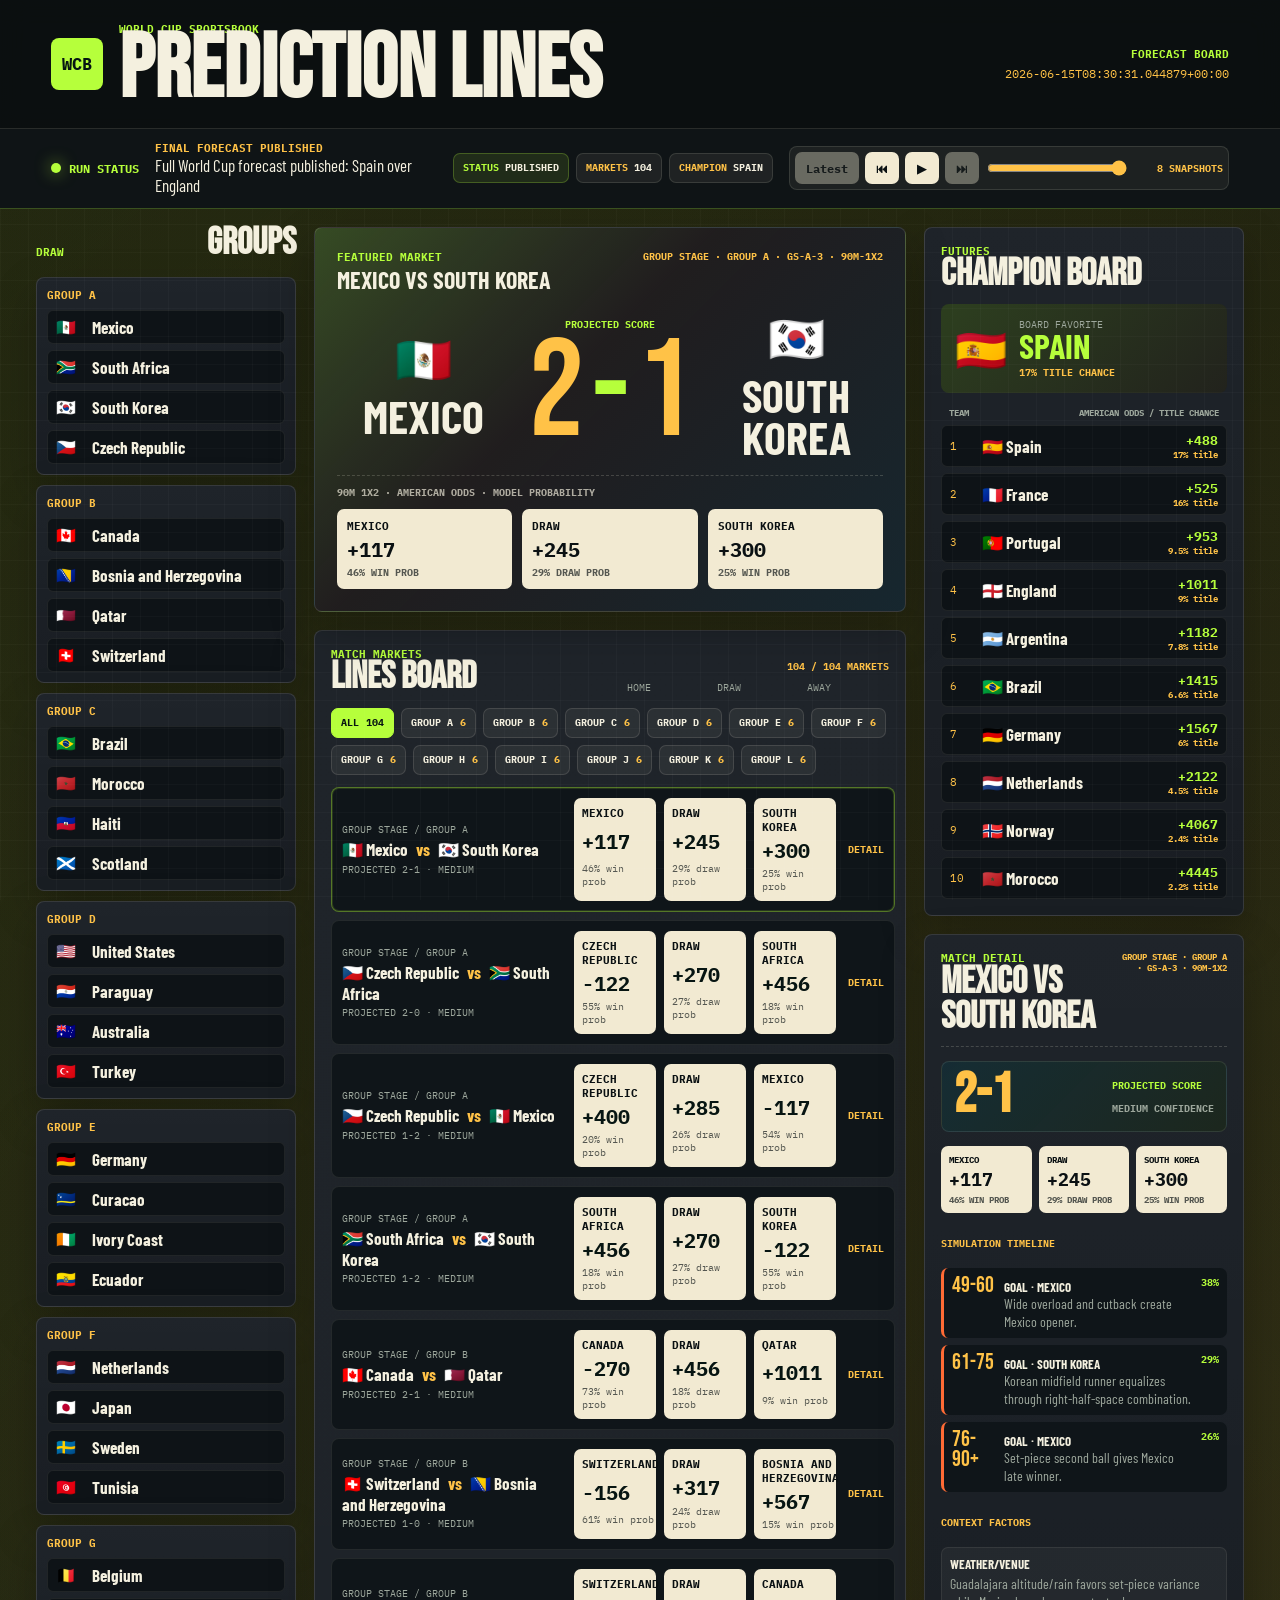
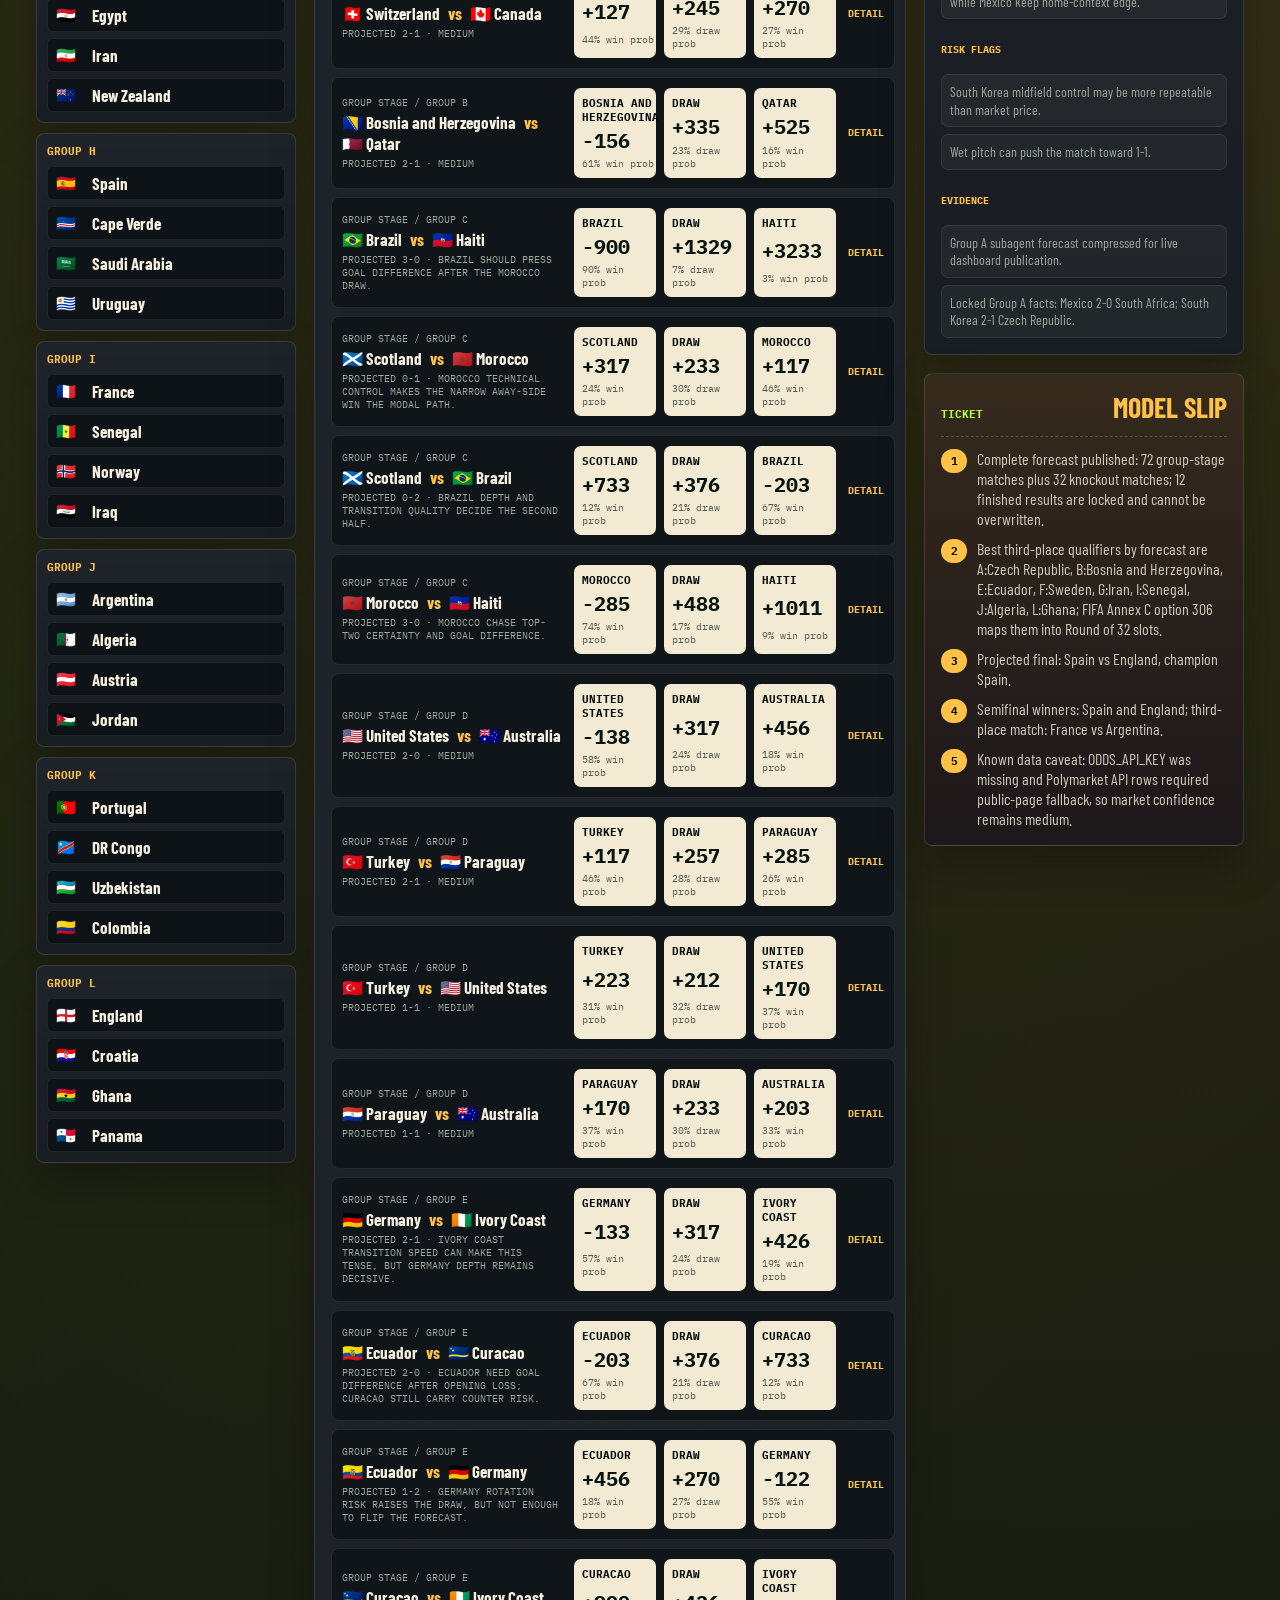
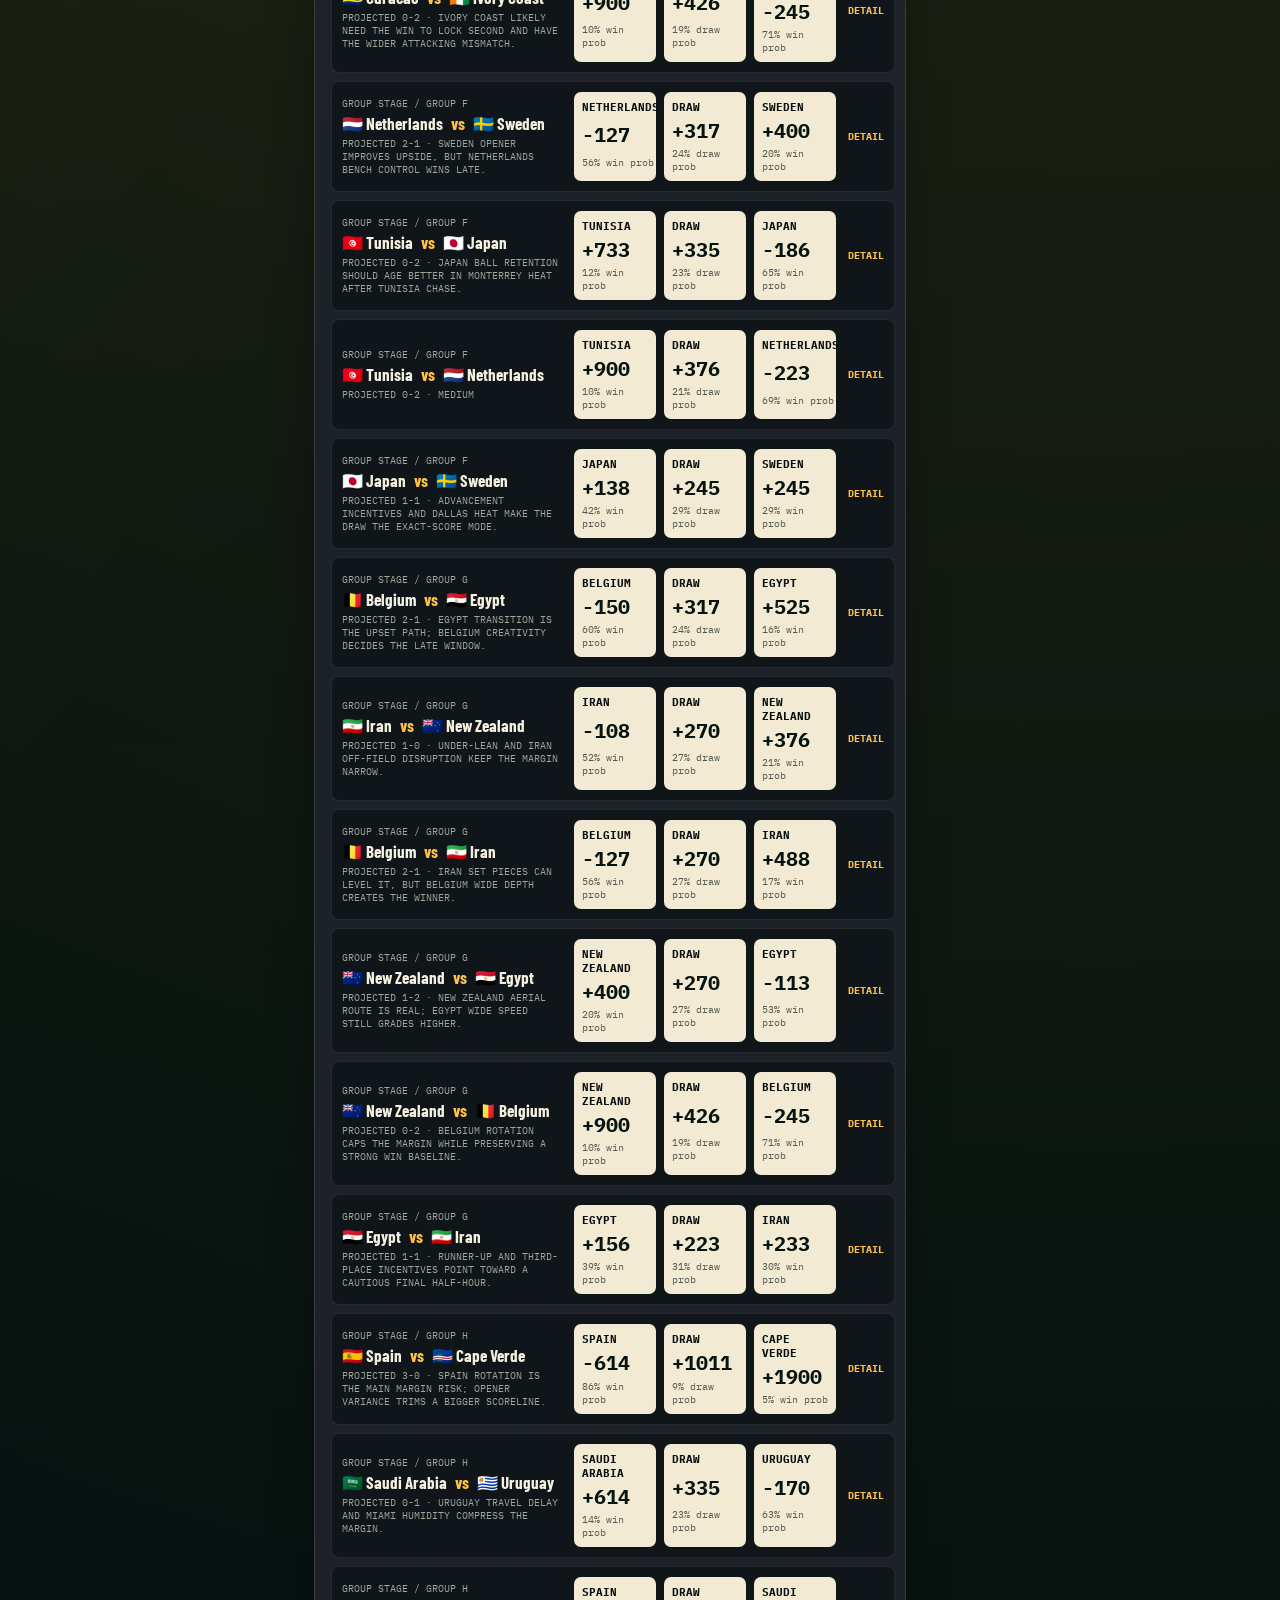
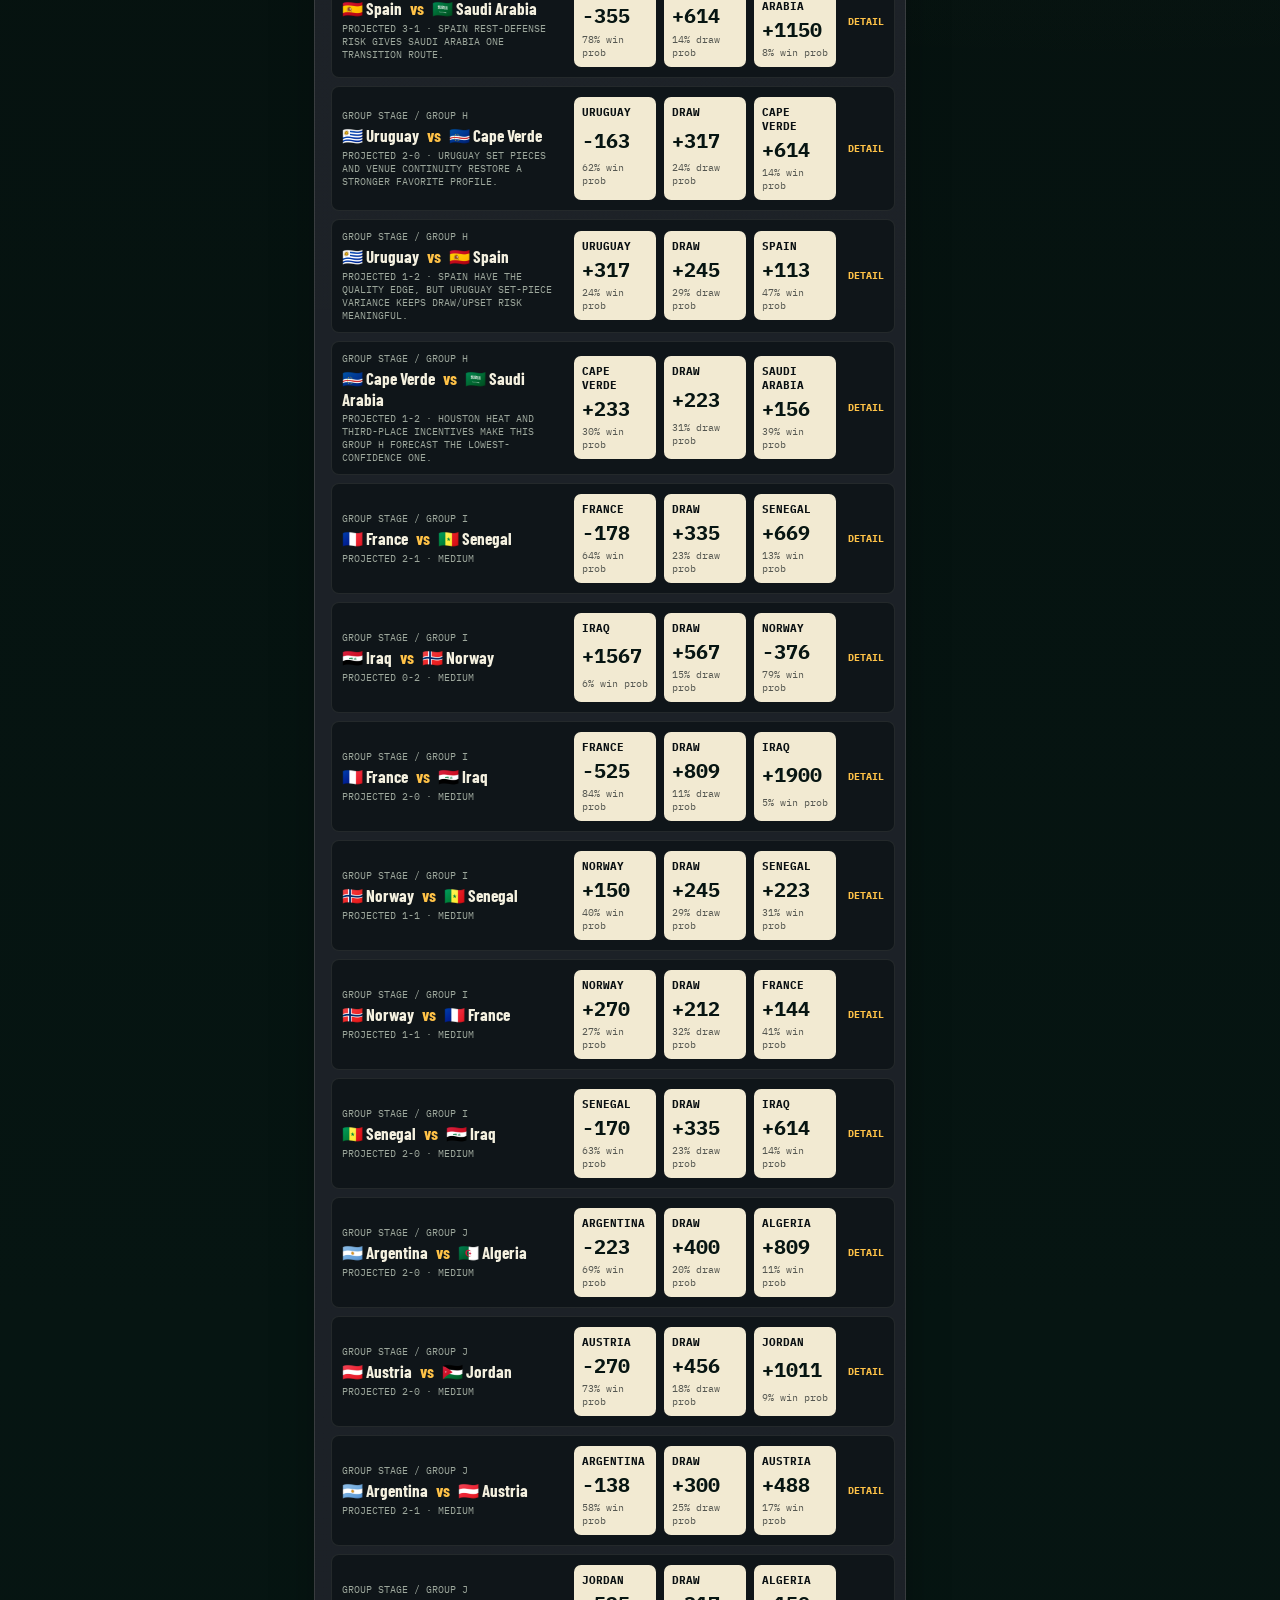
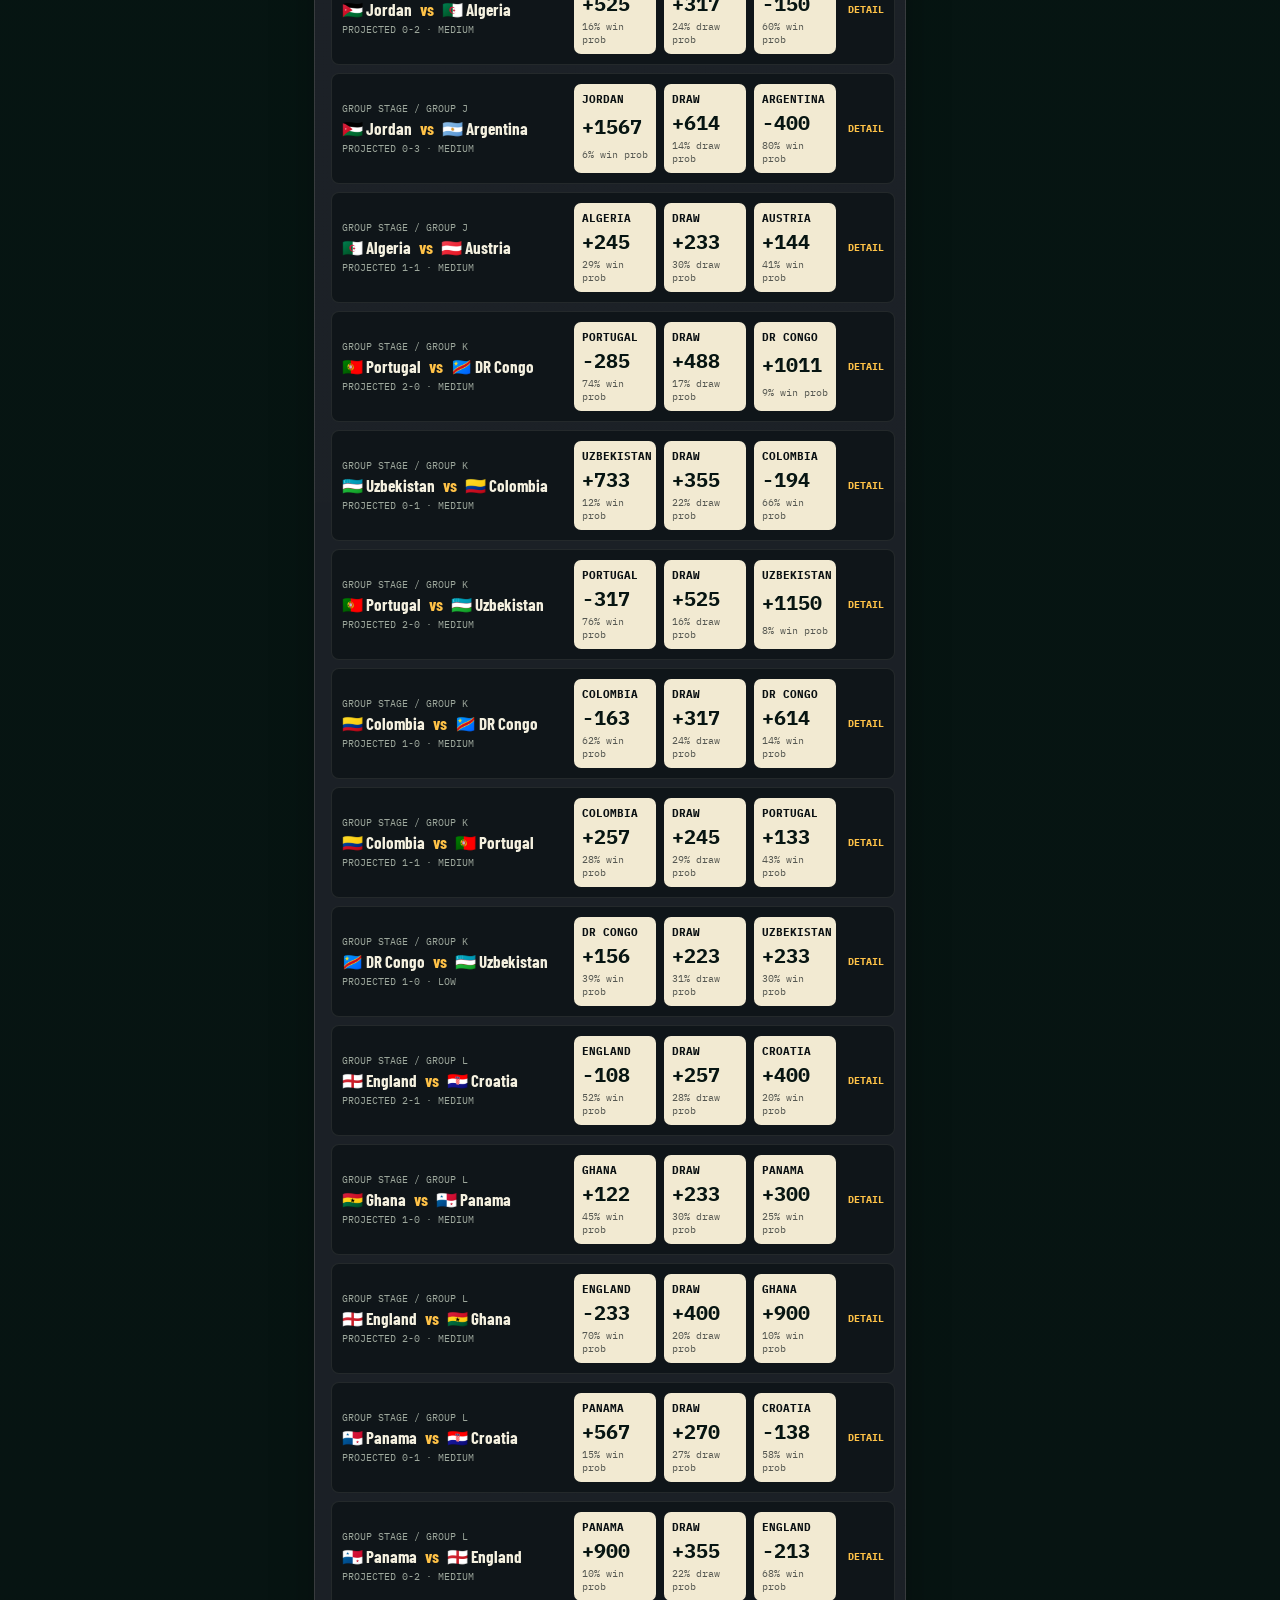
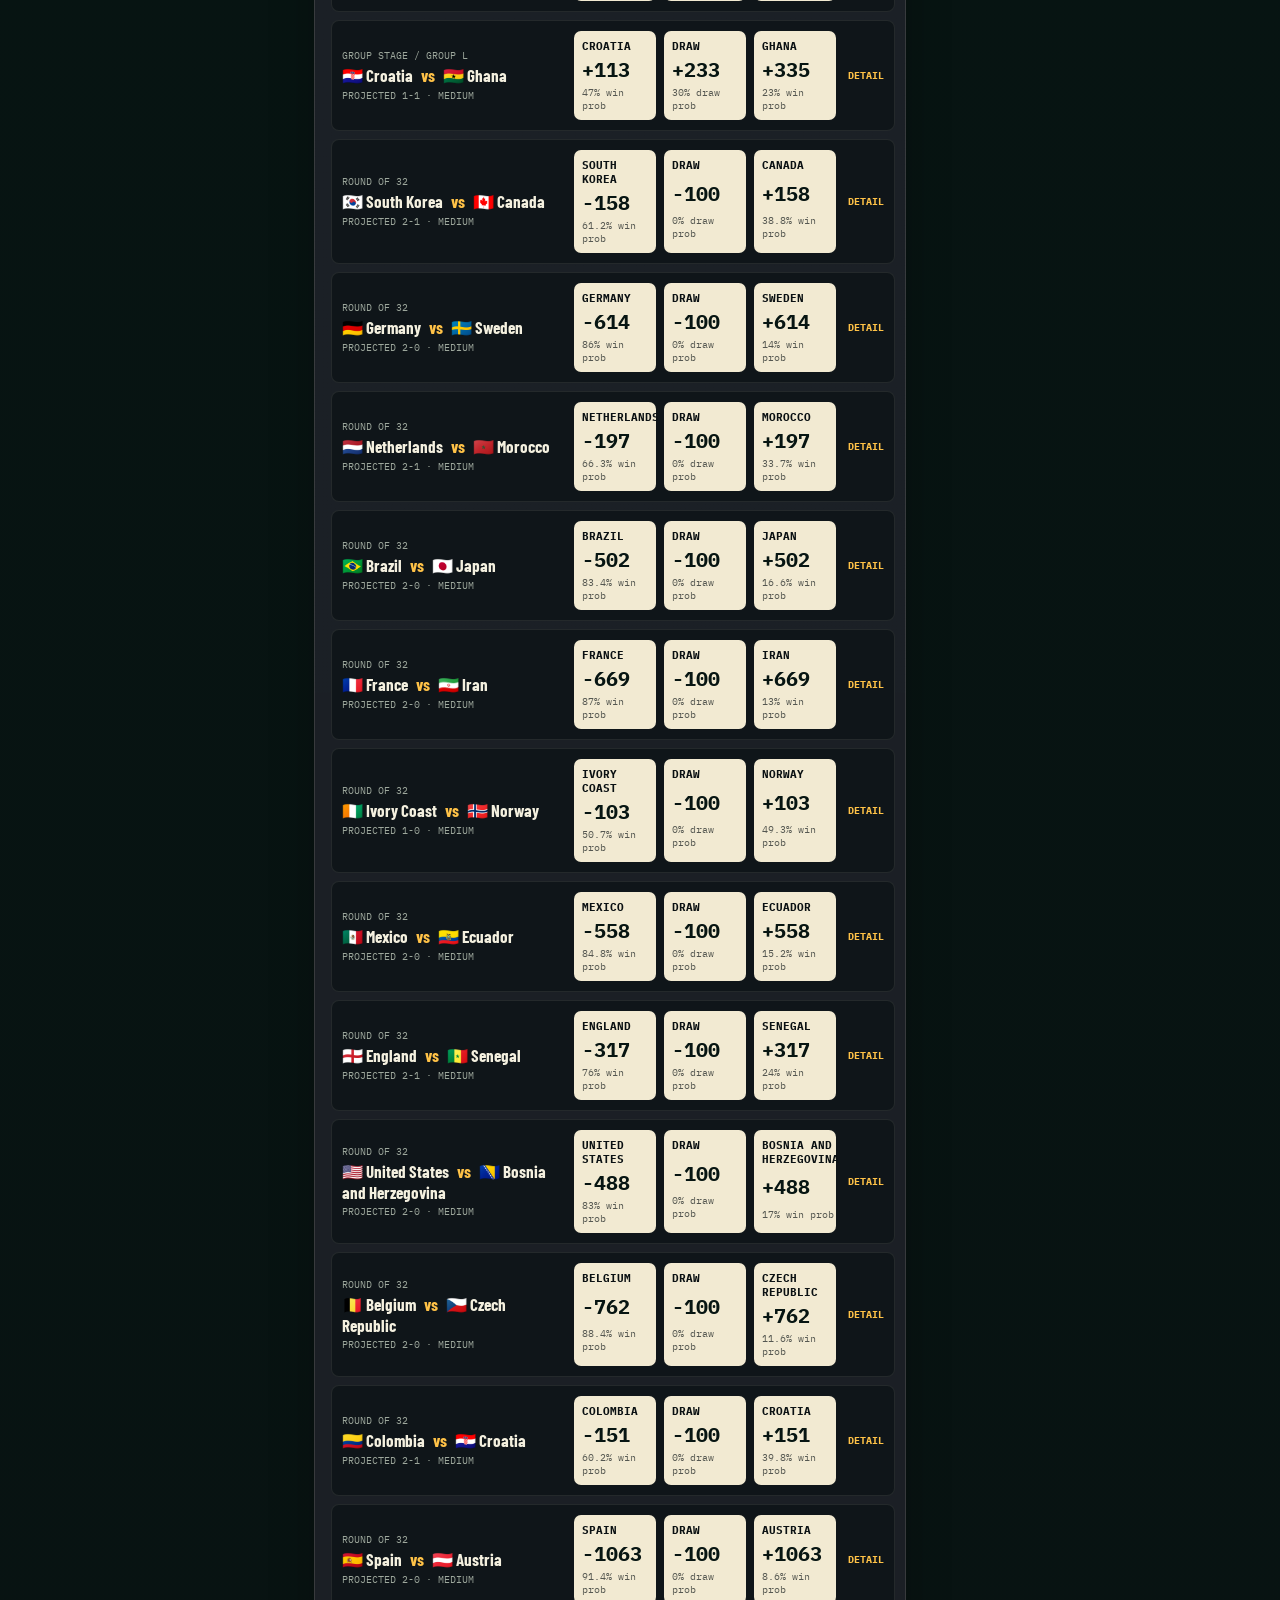
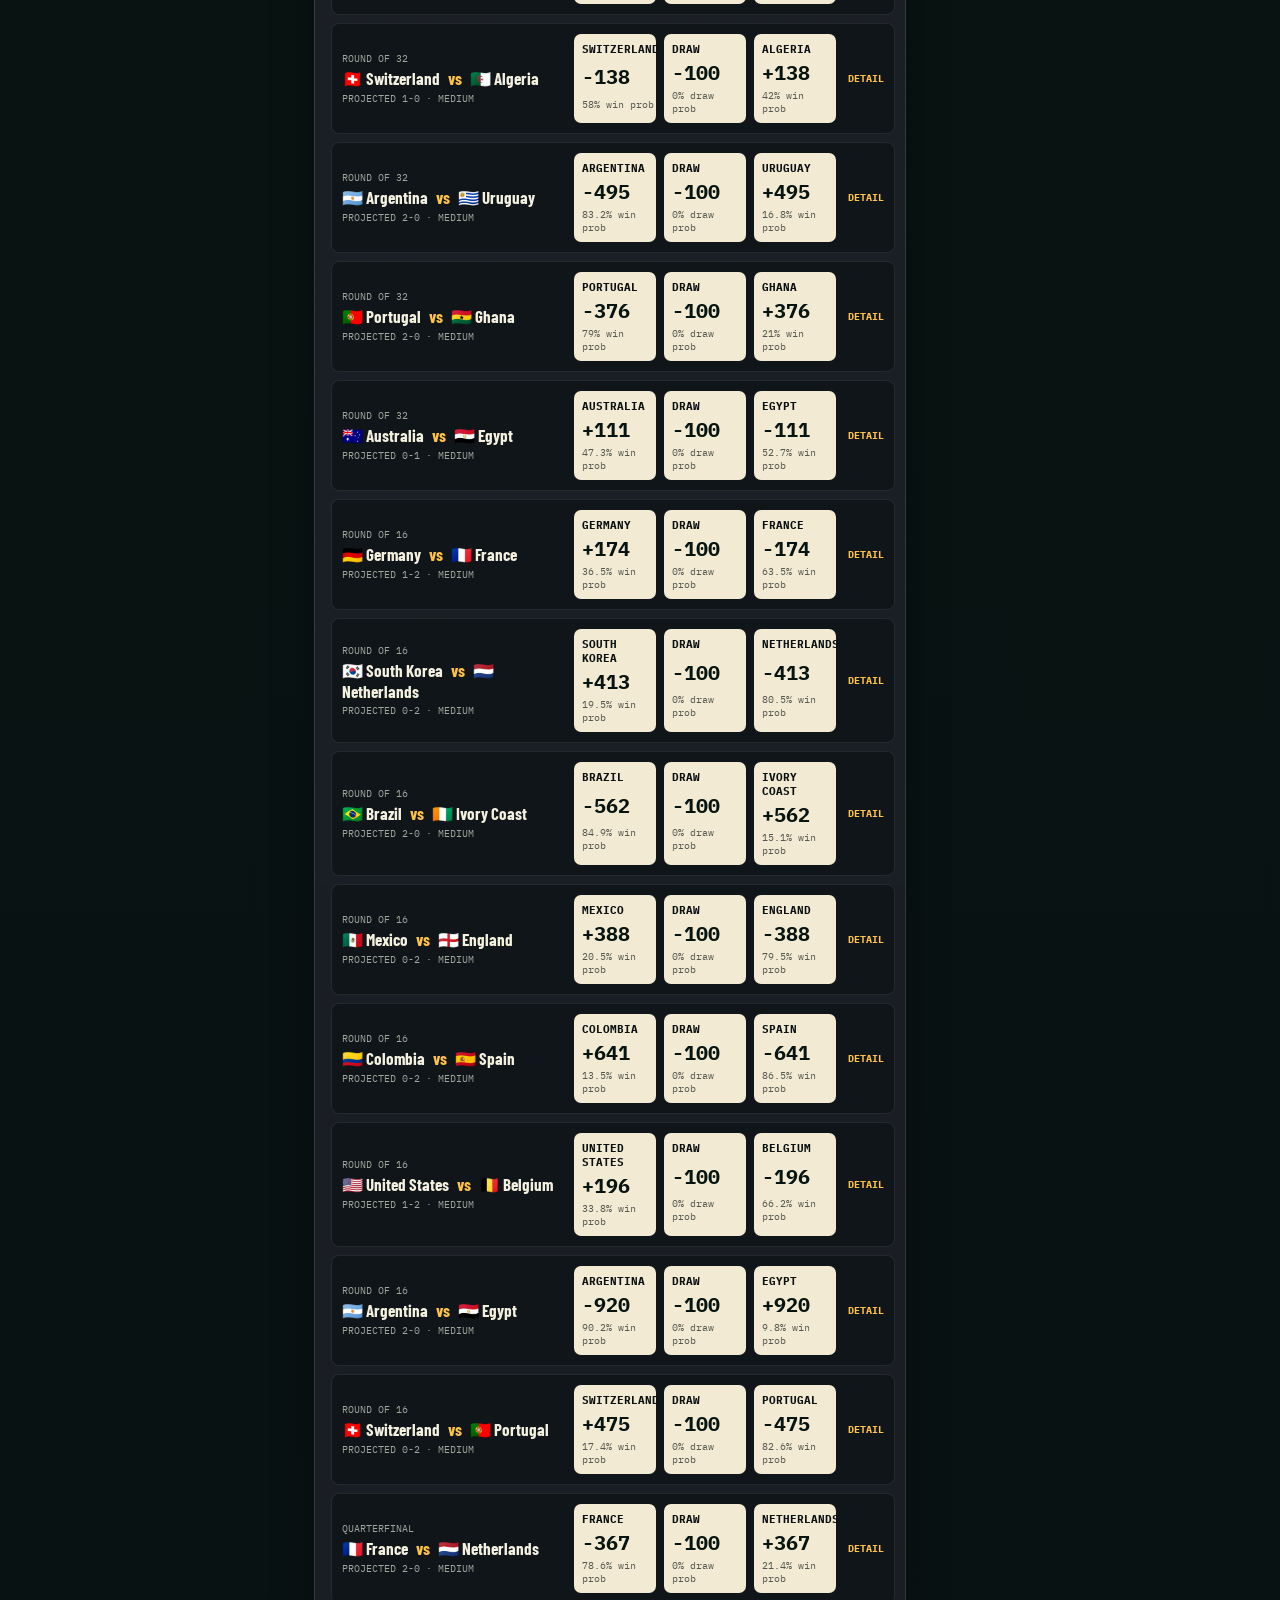
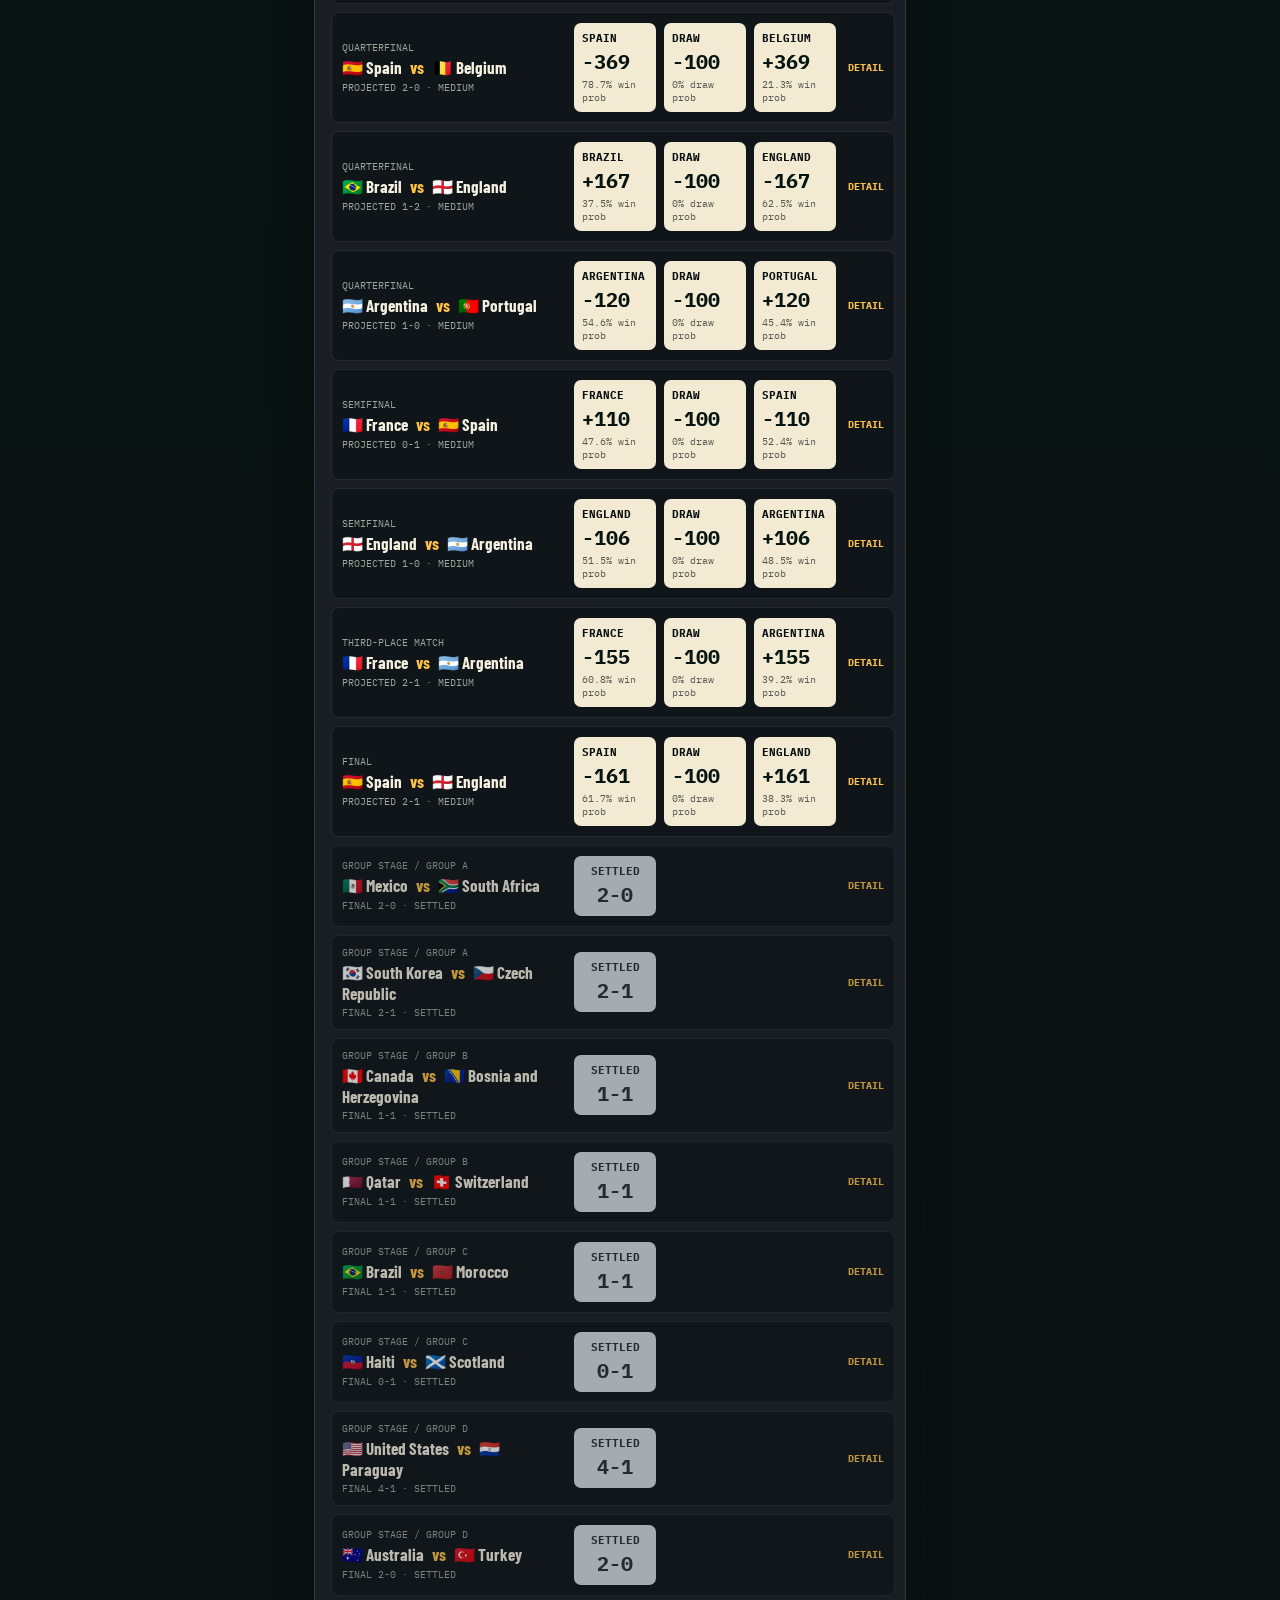
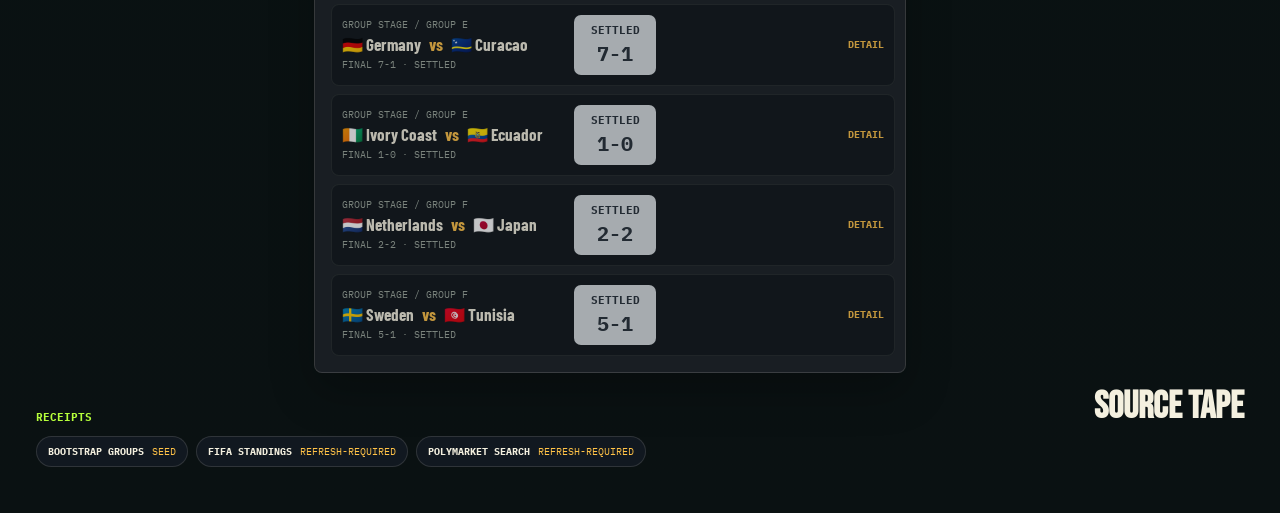
<file: skills/entertainment/world-cup-predictor/assets/dashboard/index.html>
<!doctype html>
<html lang="en">
<head>
  <meta charset="utf-8">
  <meta name="viewport" content="width=device-width, initial-scale=1">
  <title>World Cup Book</title>
  <link rel="preconnect" href="https://fonts.googleapis.com">
  <link rel="preconnect" href="https://fonts.gstatic.com" crossorigin>
  <link href="https://fonts.googleapis.com/css2?family=Barlow+Condensed:wght@500;600;700;800&family=Bebas+Neue&family=IBM+Plex+Mono:wght@500;700&display=swap" rel="stylesheet">
  <link rel="stylesheet" href="styles.css">
</head>
<body>
  <header class="book-header">
    <div class="brand-lockup">
      <span class="book-mark">WCB</span>
      <div>
        <p class="eyebrow">World Cup Sportsbook</p>
        <h1>Prediction Lines</h1>
      </div>
    </div>
    <div class="header-tape">
      <span>Forecast Board</span>
      <time id="updated">Loading</time>
    </div>
  </header>

  <aside class="market-ticker" aria-live="polite">
    <div class="ticker-led"><span></span>Run status</div>
    <div class="ticker-copy">
      <strong id="live-stage">Board Closed</strong>
      <p id="live-message">Waiting for forecast run</p>
    </div>
    <div id="run-stats" class="run-stats"></div>
    <div class="replay-deck" id="replay-deck">
      <button id="replay-live" type="button" title="Latest published forecast">Latest</button>
      <button id="replay-prev" type="button" aria-label="Previous snapshot" title="Previous snapshot">⏮</button>
      <button id="replay-toggle" type="button" aria-label="Play snapshots" title="Play snapshots">▶</button>
      <button id="replay-next" type="button" aria-label="Next snapshot" title="Next snapshot">⏭</button>
      <input id="replay-scrub" type="range" min="0" max="0" value="0" aria-label="Forecast snapshots">
      <span id="replay-status">No snapshots</span>
    </div>
  </aside>

  <main class="book-layout">
    <section class="left-rail">
      <div class="rail-head">
        <p class="eyebrow">Draw</p>
        <h2>Groups</h2>
      </div>
      <div id="bracket" class="group-board"></div>
    </section>

    <section class="main-book">
      <div id="featured-market" class="featured-market"></div>

      <div class="board-card">
        <div class="board-title">
          <div>
            <p class="eyebrow">Match markets</p>
            <h2>Lines Board</h2>
          </div>
          <div class="board-tools">
            <span id="market-count" class="market-count">No markets</span>
            <div class="market-columns" aria-hidden="true">
              <span>Home</span>
              <span>Draw</span>
              <span>Away</span>
            </div>
          </div>
        </div>
        <div id="group-filter" class="group-filter" aria-label="Filter match markets by group"></div>
        <div id="matches" class="lines-board"></div>
      </div>

    </section>

    <aside class="right-rail">
      <div class="board-card futures-card">
        <div class="board-title">
          <div>
            <p class="eyebrow">Futures</p>
            <h2>Champion Board</h2>
          </div>
        </div>
        <div id="outrights"></div>
      </div>

      <div class="board-card match-detail-card" id="match-detail"></div>

      <div class="bet-slip">
        <div class="slip-top">
          <p class="eyebrow">Ticket</p>
          <strong>Model Slip</strong>
        </div>
        <div id="narrative" class="slip-body"></div>
      </div>
    </aside>

    <section class="source-row">
      <div class="rail-head">
        <p class="eyebrow">Receipts</p>
        <h2>Source Tape</h2>
      </div>
      <div id="sources" class="source-grid"></div>
    </section>
  </main>

  <script src="app.js?v=20260615-ui-7"></script>
</body>
</html>
</file>
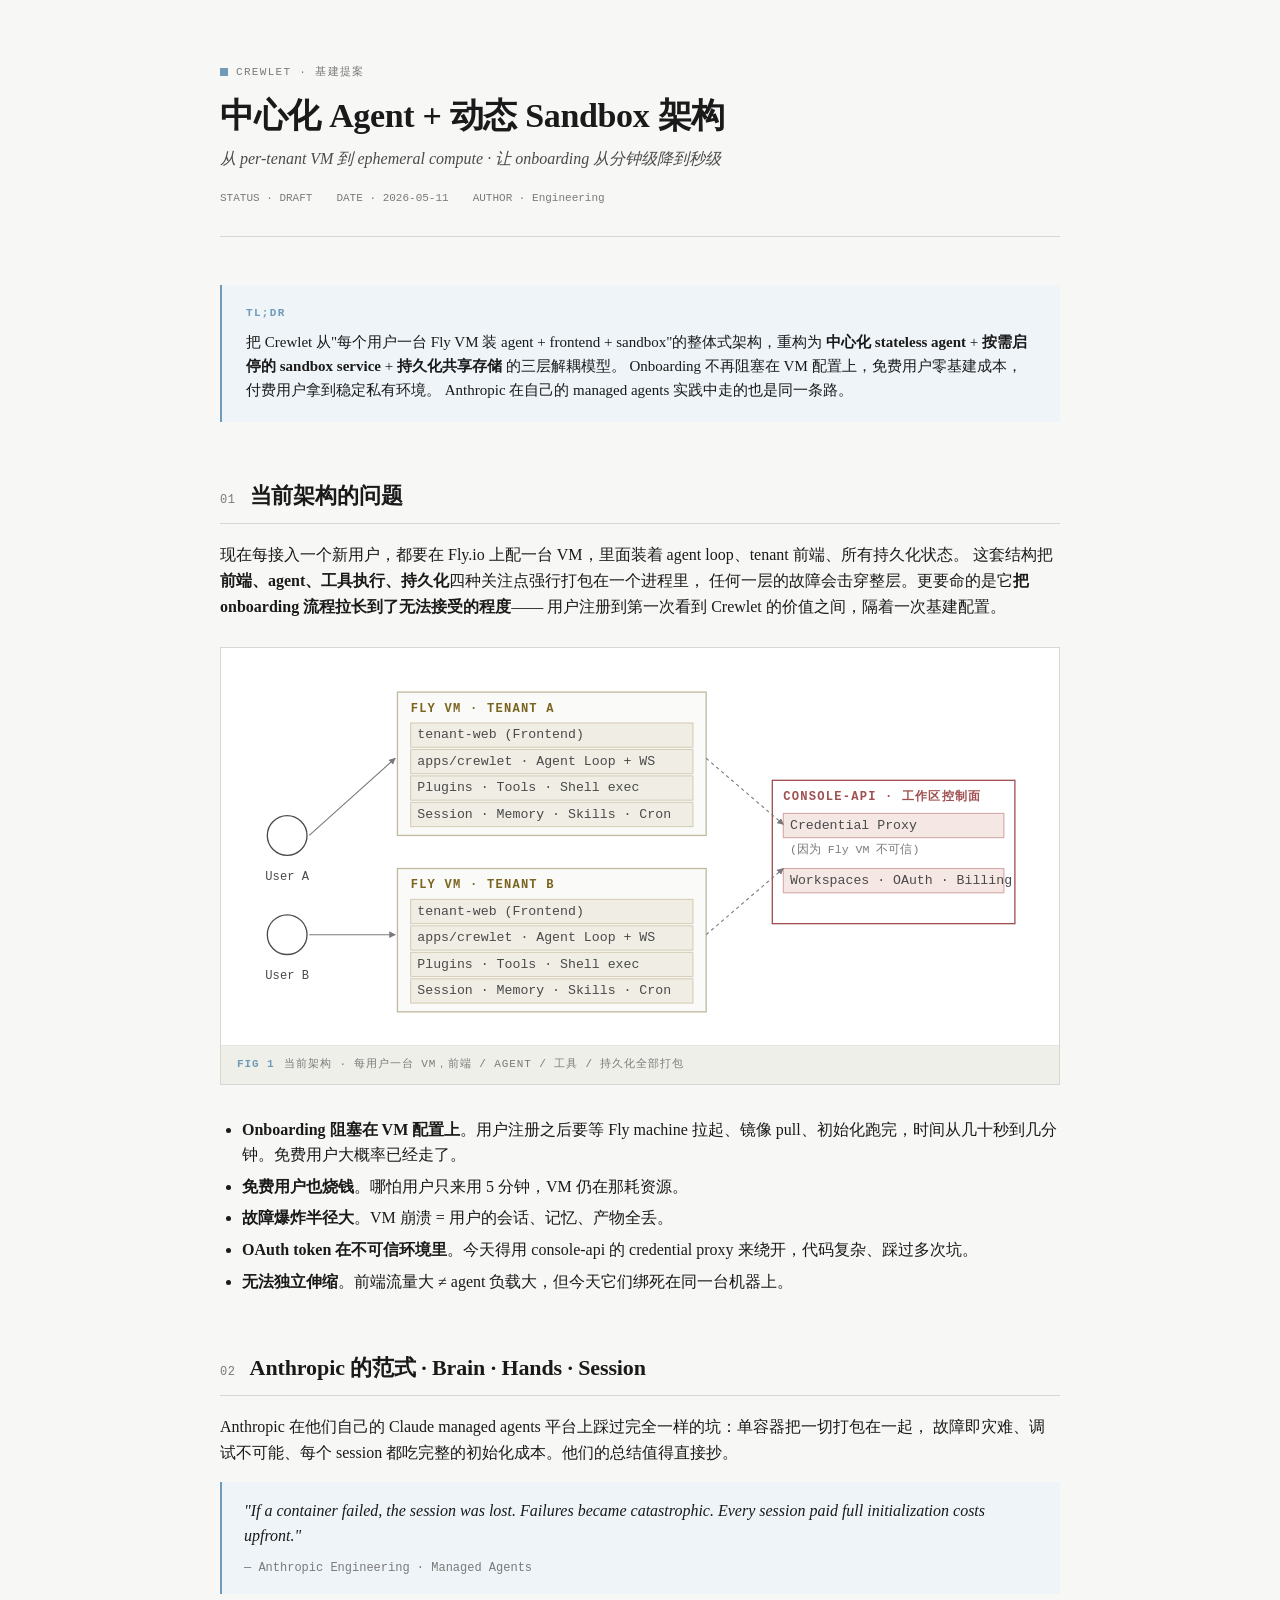
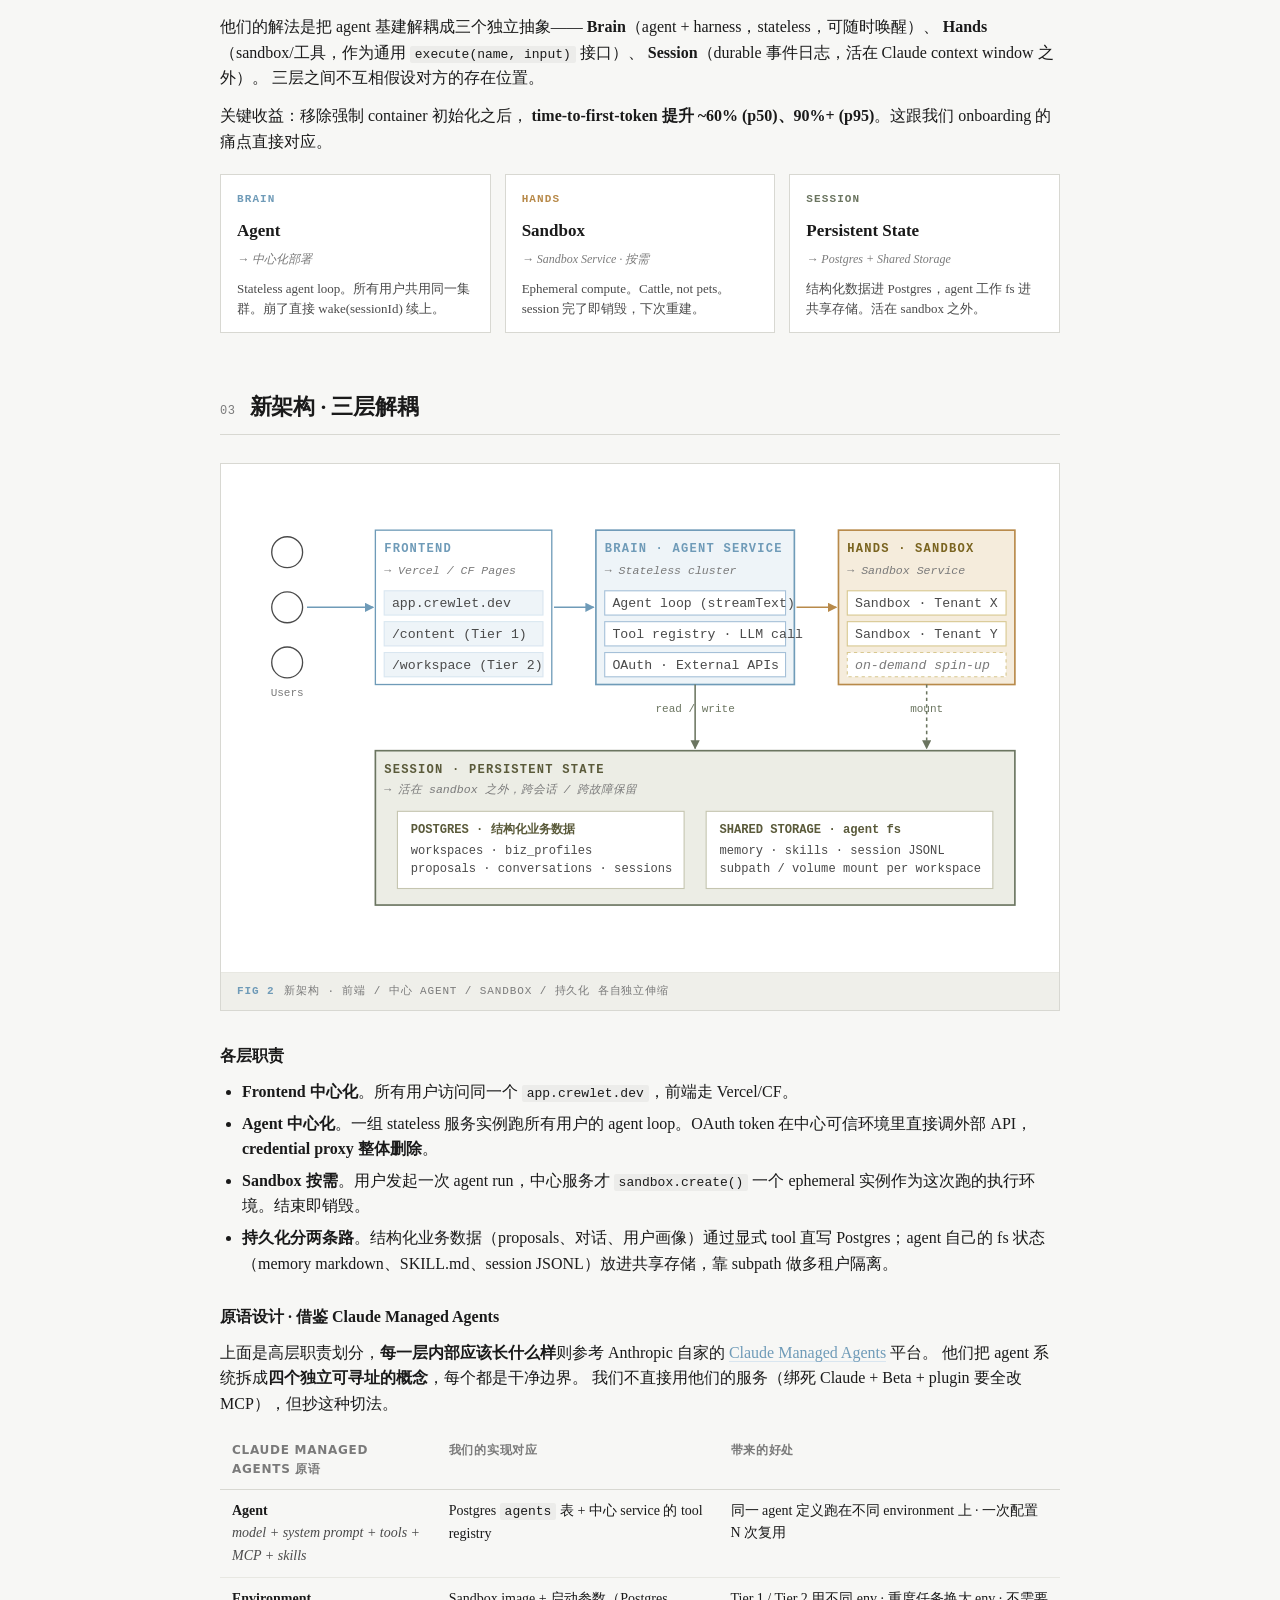
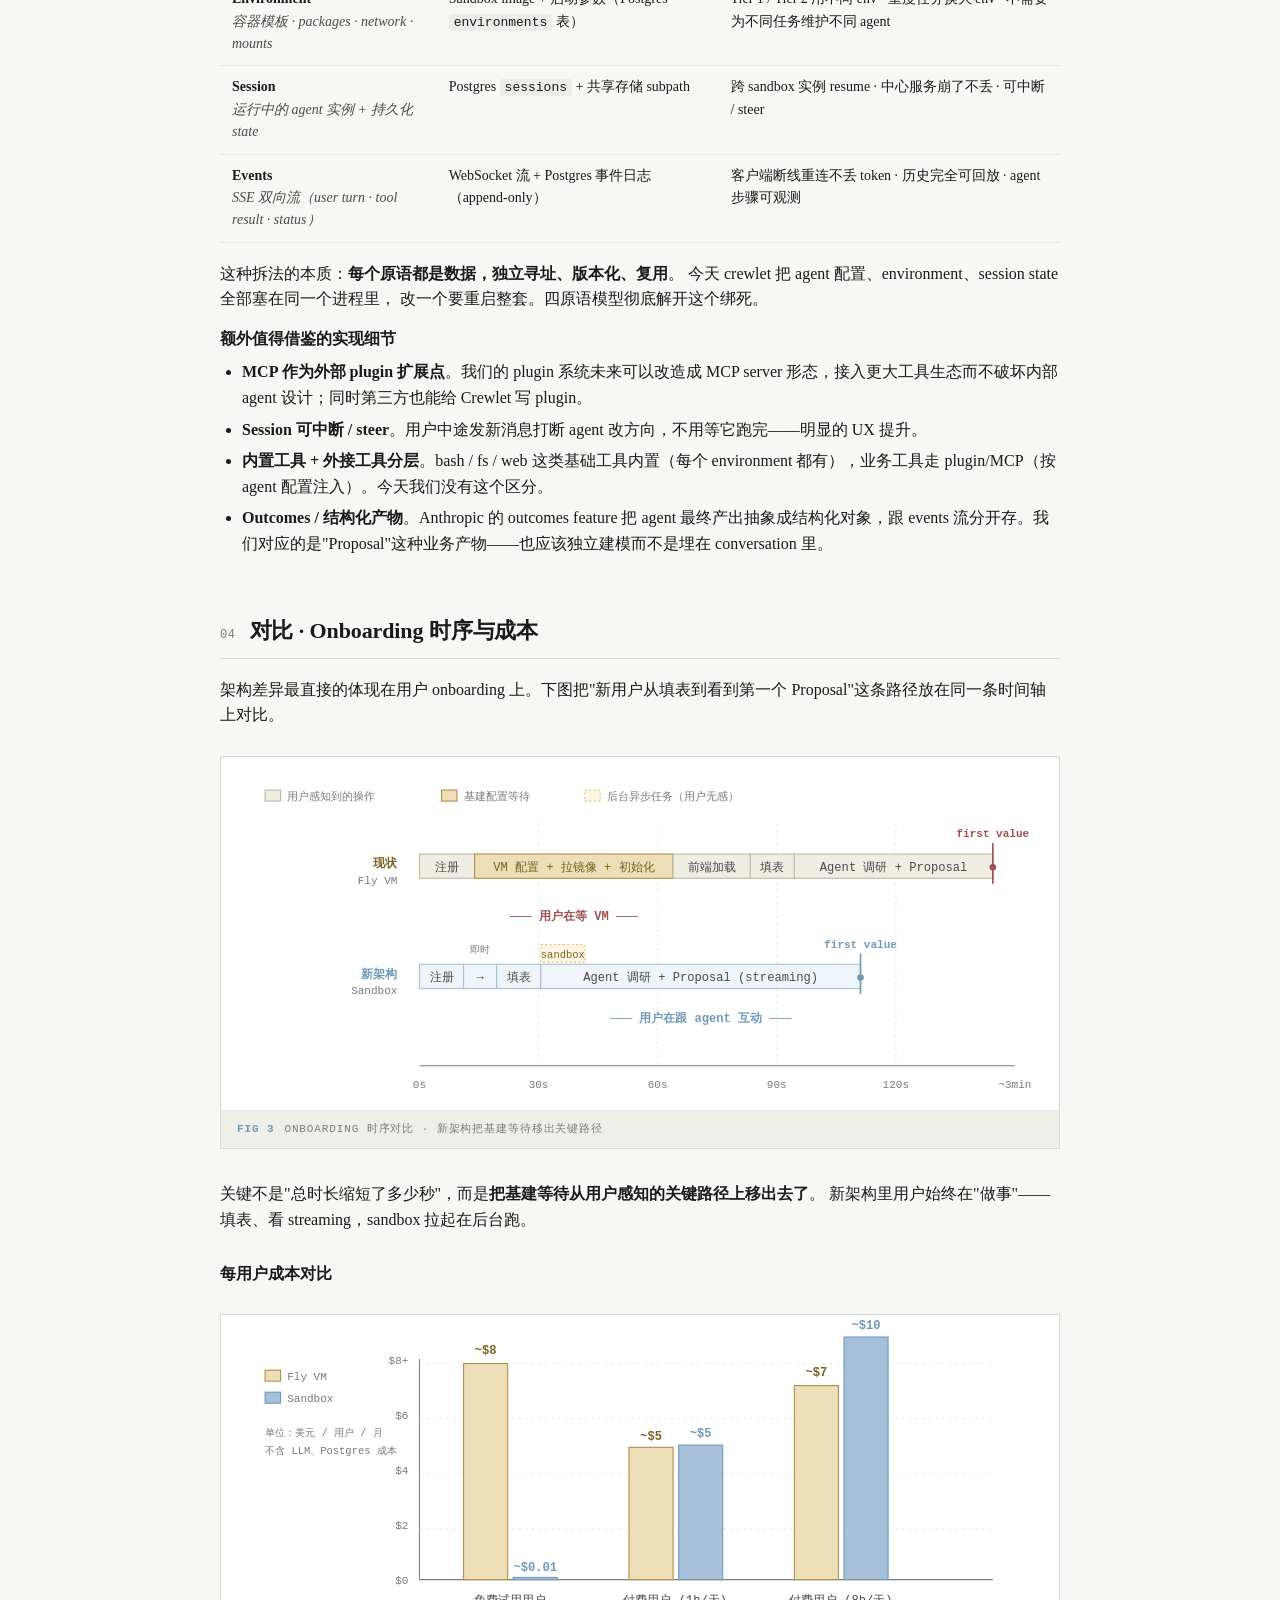
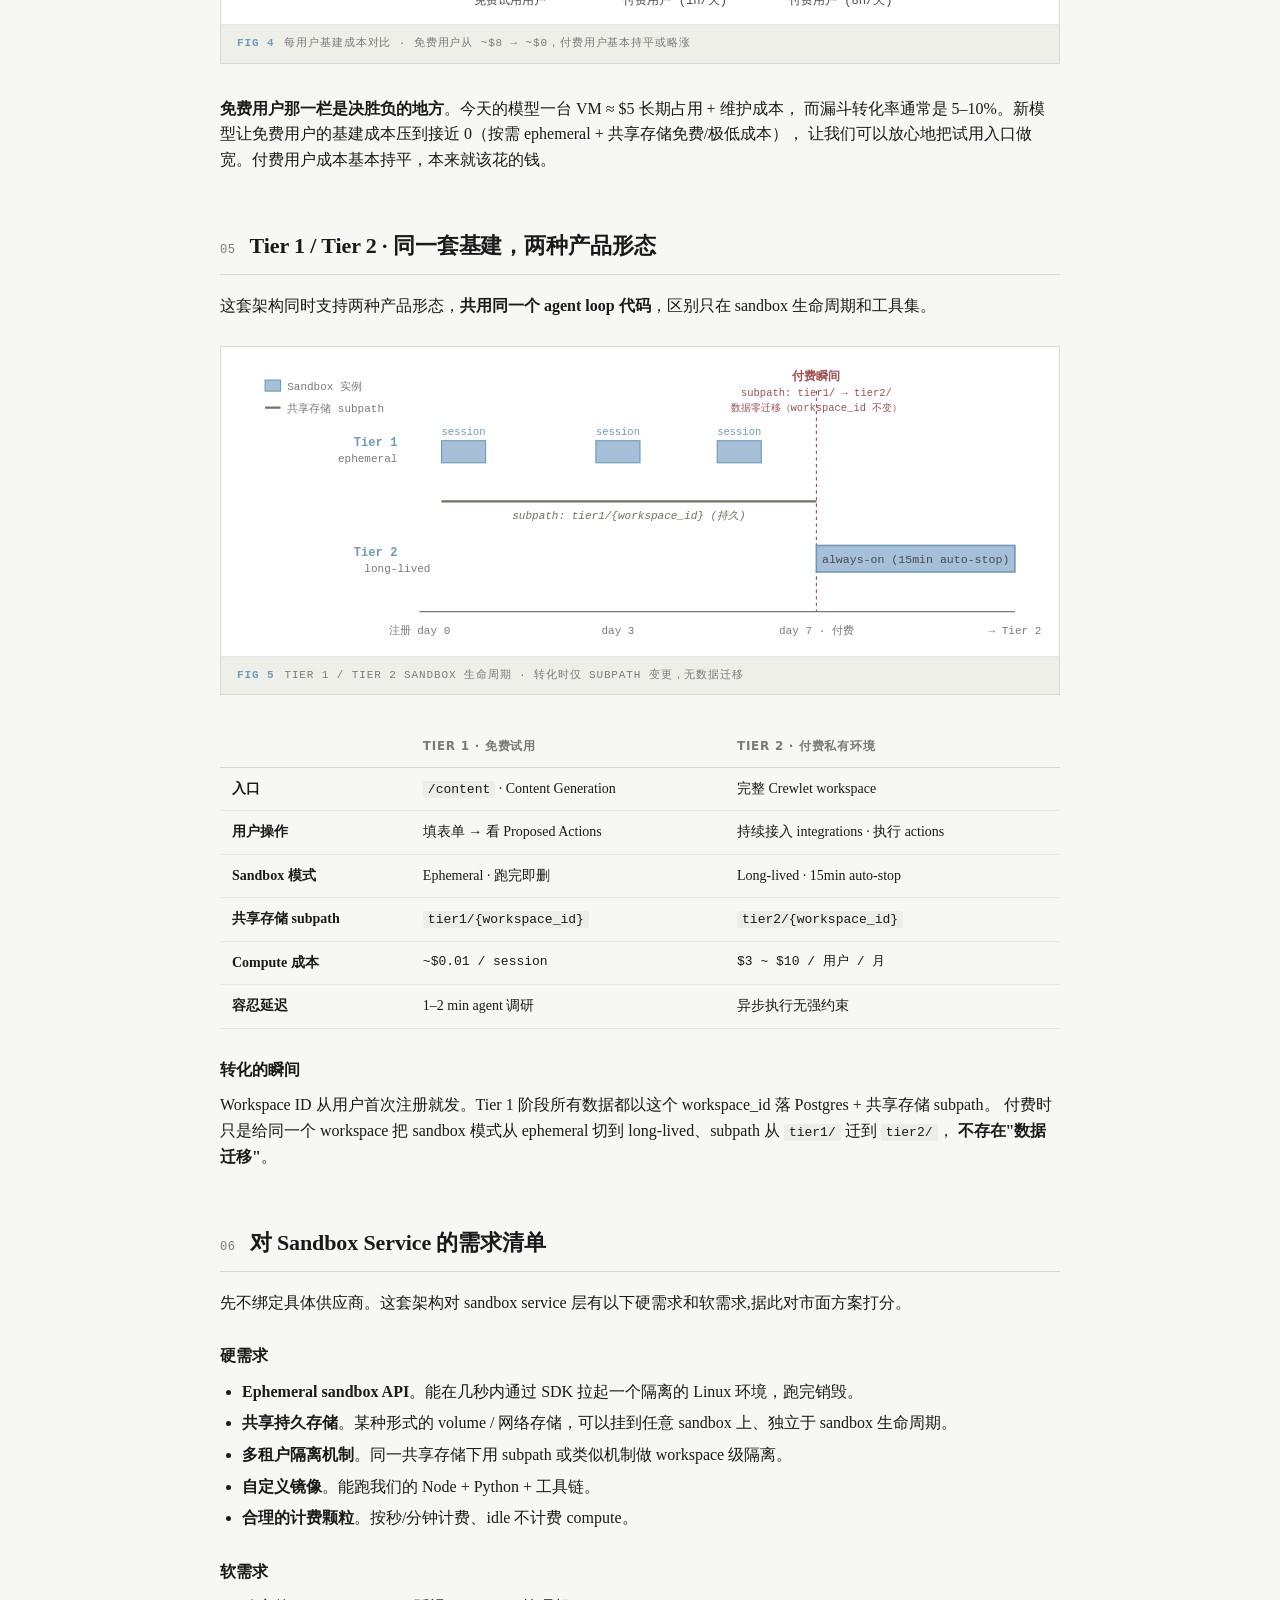
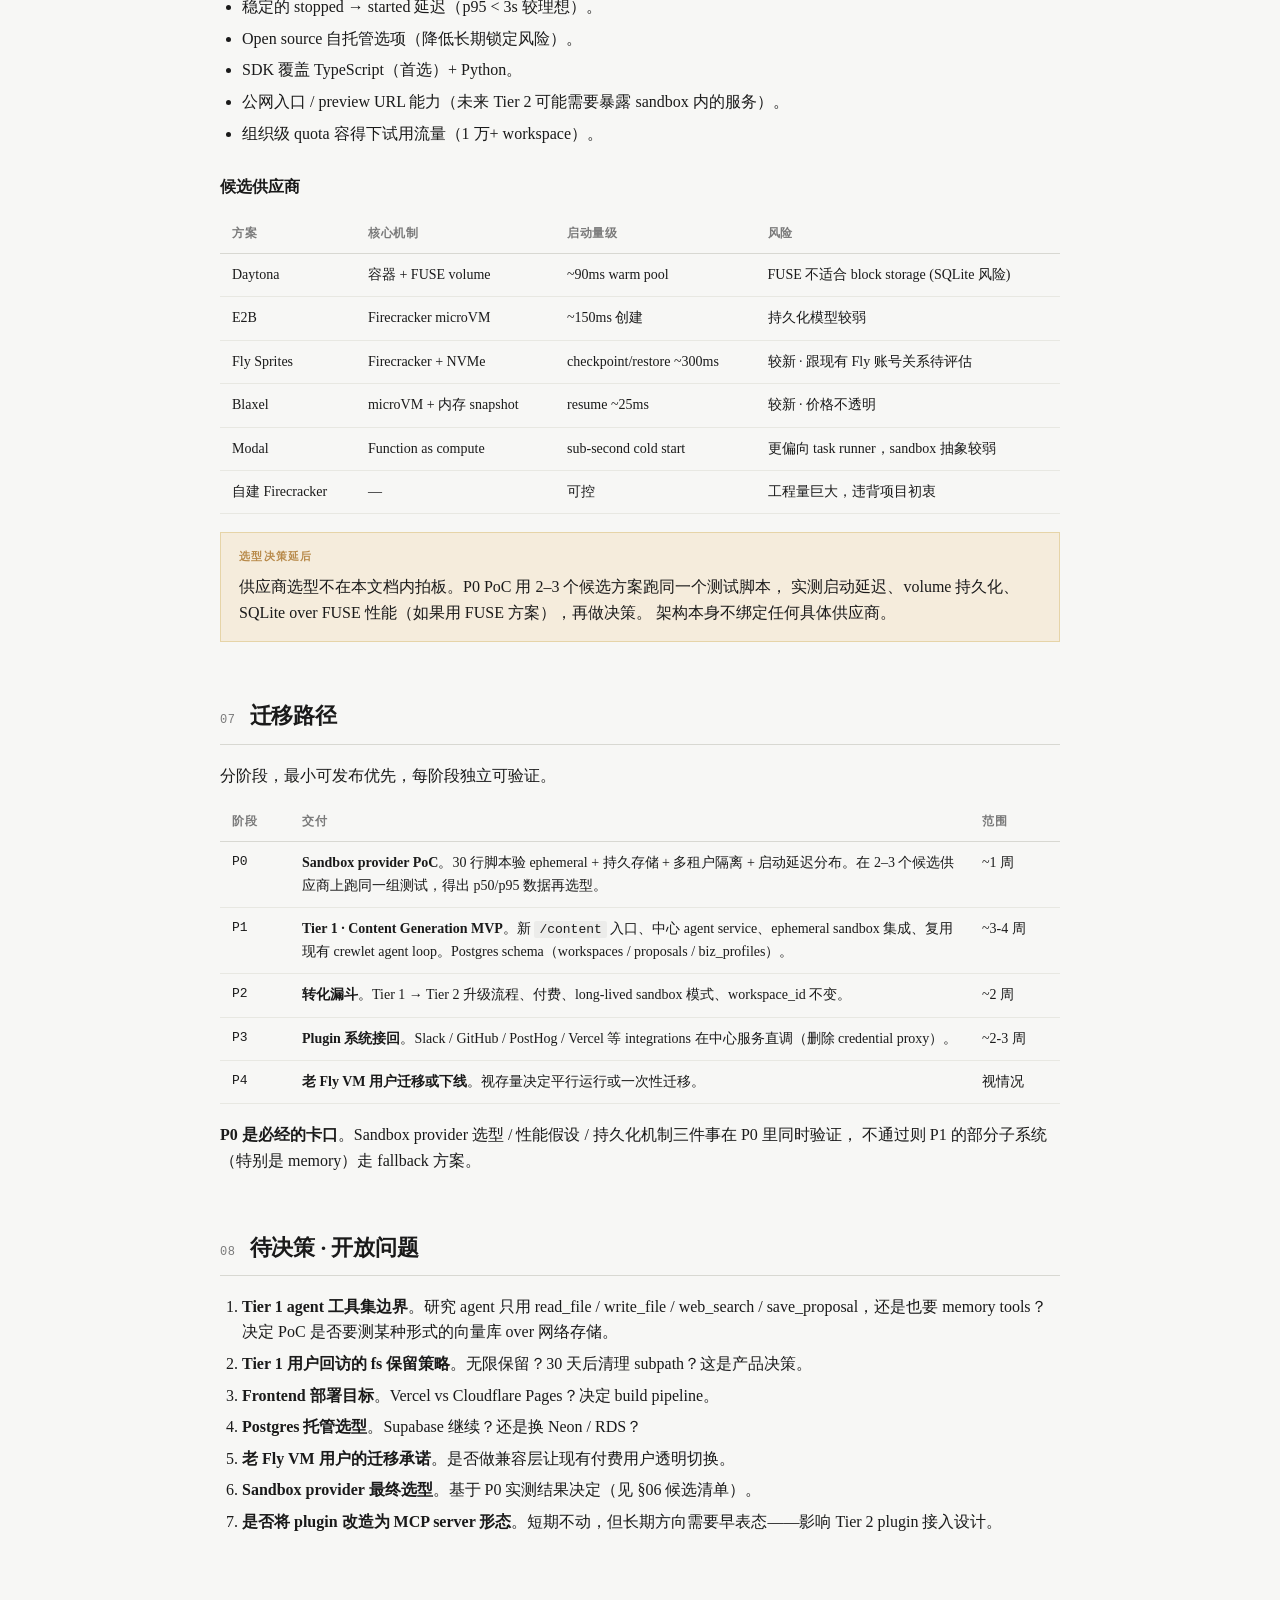
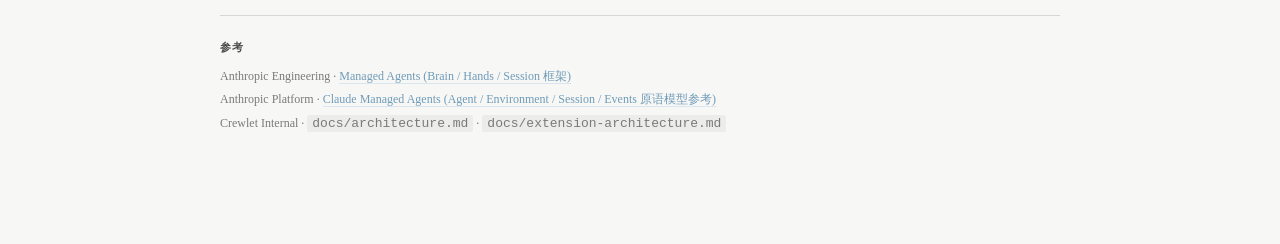
<file: skills/productivity/article-to-html/assets/example.html>
<!DOCTYPE html>
<html lang="zh-CN">
  <head>
    <meta charset="UTF-8" />
    <meta name="viewport" content="width=device-width, initial-scale=1.0" />
    <title>新基建提案 · Centralized Agent + Dynamic Sandbox</title>
    <style>
      :root {
        --paper: #f7f7f5;
        --paper-edge: #efefea;
        --ink: #1a1a1a;
        --ink-soft: #4a4a4a;
        --ink-faint: #7a7a7a;
        --rule: #d8d8d2;
        --rule-soft: #e8e8e2;
        --accent: #6f9bb8;
        --accent-soft: #d9e6f0;
        --accent-faint: #eef4f8;
        --warn: #b88a4a;
        --warn-soft: #f5ecdc;
        --danger: #a05050;
        --code-bg: #ececea;

        --brain: #6f9bb8;
        --brain-bg: #eef4f8;
        --hands: #b88a4a;
        --hands-bg: #f5ecdc;
        --session: #6b7560;
        --session-bg: #ecede5;
      }

      * { box-sizing: border-box; margin: 0; padding: 0; }
      html { font-size: 16px; }

      body {
        font-family: ui-serif, "Charter", "Iowan Old Style", "Source Serif Pro", Georgia, serif;
        background: var(--paper);
        color: var(--ink);
        line-height: 1.6;
        -webkit-font-smoothing: antialiased;
        padding: 64px 24px 96px;
      }

      .doc { max-width: 840px; margin: 0 auto; }

      /* ─── Header ─── */
      .doc-header {
        border-bottom: 1px solid var(--rule);
        padding-bottom: 28px;
        margin-bottom: 48px;
      }
      .doc-eyebrow {
        font-family: ui-monospace, "SF Mono", Menlo, monospace;
        font-size: 11px;
        letter-spacing: 0.12em;
        text-transform: uppercase;
        color: var(--ink-faint);
        margin-bottom: 14px;
      }
      .doc-title {
        font-family: ui-serif, Charter, Georgia, serif;
        font-size: 34px;
        font-weight: 600;
        letter-spacing: -0.01em;
        line-height: 1.2;
      }
      .doc-subtitle {
        font-size: 16px;
        color: var(--ink-soft);
        margin-top: 10px;
        font-style: italic;
      }
      .doc-meta {
        font-family: ui-monospace, Menlo, monospace;
        font-size: 11px;
        color: var(--ink-faint);
        margin-top: 18px;
        display: flex;
        gap: 24px;
      }

      /* ─── TL;DR ─── */
      .tldr {
        background: var(--accent-faint);
        border-left: 2px solid var(--accent);
        padding: 20px 24px;
        margin-bottom: 56px;
        font-size: 15px;
      }
      .tldr-label {
        font-family: ui-monospace, Menlo, monospace;
        font-size: 11px;
        letter-spacing: 0.12em;
        text-transform: uppercase;
        color: var(--accent);
        margin-bottom: 8px;
        font-weight: 600;
      }

      /* ─── Sections ─── */
      section { margin-bottom: 56px; }
      h2 {
        font-size: 22px;
        font-weight: 600;
        letter-spacing: -0.005em;
        margin-bottom: 18px;
        padding-bottom: 10px;
        border-bottom: 1px solid var(--rule);
      }
      h2 .num {
        font-family: ui-monospace, Menlo, monospace;
        font-size: 12px;
        color: var(--ink-faint);
        font-weight: 500;
        margin-right: 14px;
        letter-spacing: 0.05em;
      }
      h3 {
        font-size: 16px;
        font-weight: 600;
        margin: 28px 0 10px;
      }
      p { margin-bottom: 14px; }
      p + p { margin-top: -2px; }
      a { color: var(--accent); text-decoration: none; border-bottom: 1px solid var(--accent-soft); }
      a:hover { border-bottom-color: var(--accent); }
      code {
        font-family: ui-monospace, "SF Mono", Menlo, monospace;
        font-size: 13px;
        background: var(--code-bg);
        padding: 1px 5px;
        border-radius: 2px;
      }
      pre {
        font-family: ui-monospace, Menlo, monospace;
        font-size: 12.5px;
        line-height: 1.55;
        background: var(--code-bg);
        padding: 14px 18px;
        margin: 14px 0 18px;
        overflow-x: auto;
        border-left: 2px solid var(--rule);
      }
      ul, ol { margin: 8px 0 16px 22px; }
      li { margin-bottom: 6px; }
      strong { font-weight: 600; }
      em { color: var(--ink-soft); }

      /* ─── Tables ─── */
      table {
        width: 100%;
        border-collapse: collapse;
        margin: 14px 0 18px;
        font-size: 14px;
      }
      th, td {
        text-align: left;
        padding: 10px 12px;
        border-bottom: 1px solid var(--rule-soft);
        vertical-align: top;
      }
      th {
        font-weight: 600;
        font-family: ui-sans-serif, system-ui, sans-serif;
        font-size: 12px;
        text-transform: uppercase;
        letter-spacing: 0.06em;
        color: var(--ink-faint);
        border-bottom: 1px solid var(--rule);
      }
      tbody tr:hover { background: rgba(0,0,0,0.015); }
      td.num { font-family: ui-monospace, Menlo, monospace; font-size: 13px; }
      td.accent { color: var(--accent); font-weight: 500; }

      /* ─── Callouts ─── */
      .callout {
        border: 1px solid var(--rule);
        background: #fff;
        padding: 16px 18px;
        margin: 16px 0 20px;
      }
      .callout.warn {
        border-color: #e6d4a8;
        background: var(--warn-soft);
      }
      .callout.cite {
        border-left: 2px solid var(--accent);
        border-top: none; border-right: none; border-bottom: none;
        background: var(--accent-faint);
        padding-left: 22px;
        font-style: italic;
      }
      .callout-label {
        font-family: ui-monospace, Menlo, monospace;
        font-size: 10.5px;
        letter-spacing: 0.12em;
        text-transform: uppercase;
        color: var(--ink-faint);
        margin-bottom: 8px;
        font-weight: 600;
      }
      .callout.warn .callout-label { color: var(--warn); }
      .cite-source {
        font-style: normal;
        font-size: 12px;
        color: var(--ink-faint);
        margin-top: 10px;
        font-family: ui-monospace, Menlo, monospace;
      }

      /* ─── Figure / Diagram ─── */
      figure {
        margin: 28px 0 32px;
        border: 1px solid var(--rule);
        background: #fff;
      }
      figure svg { display: block; width: 100%; height: auto; }
      figcaption {
        font-family: ui-monospace, Menlo, monospace;
        font-size: 11px;
        letter-spacing: 0.08em;
        text-transform: uppercase;
        color: var(--ink-faint);
        padding: 10px 16px;
        border-top: 1px solid var(--rule-soft);
        background: var(--paper-edge);
      }
      figcaption .fig-num {
        color: var(--accent);
        margin-right: 10px;
        font-weight: 600;
      }

      /* ─── Three-Layer Cards ─── */
      .three-layer {
        display: grid;
        grid-template-columns: repeat(3, 1fr);
        gap: 14px;
        margin: 20px 0 18px;
      }
      .layer {
        border: 1px solid var(--rule);
        background: #fff;
        padding: 16px 16px 14px;
      }
      .layer-icon {
        font-family: ui-monospace, Menlo, monospace;
        font-size: 11px;
        letter-spacing: 0.1em;
        text-transform: uppercase;
        margin-bottom: 8px;
        font-weight: 600;
      }
      .layer.brain .layer-icon { color: var(--brain); }
      .layer.hands .layer-icon { color: var(--hands); }
      .layer.session .layer-icon { color: var(--session); }
      .layer-name {
        font-family: ui-serif, Charter, Georgia, serif;
        font-size: 17px;
        font-weight: 600;
        margin-bottom: 6px;
      }
      .layer-where {
        font-size: 12px;
        color: var(--ink-faint);
        font-style: italic;
        margin-bottom: 10px;
      }
      .layer-desc { font-size: 13px; color: var(--ink-soft); line-height: 1.5; }

      /* ─── Footer ─── */
      footer {
        margin-top: 80px;
        padding-top: 24px;
        border-top: 1px solid var(--rule);
        font-size: 12px;
        color: var(--ink-faint);
      }
      footer h4 {
        font-size: 11px;
        letter-spacing: 0.12em;
        text-transform: uppercase;
        font-family: ui-monospace, Menlo, monospace;
        margin-bottom: 10px;
        color: var(--ink-soft);
      }
      footer ul { list-style: none; margin-left: 0; }
      footer li { margin-bottom: 4px; }

      .mascot {
        display: inline-block;
        width: 8px;
        height: 8px;
        background: var(--accent);
        margin-right: 8px;
        vertical-align: middle;
      }

      @media (max-width: 720px) {
        body { padding: 32px 16px 64px; }
        .doc-title { font-size: 26px; }
        .three-layer { grid-template-columns: 1fr; }
      }
    </style>
  </head>
  <body>
    <article class="doc">

      <!-- ────── Header ────── -->
      <header class="doc-header">
        <div class="doc-eyebrow"><span class="mascot"></span>Crewlet · 基建提案</div>
        <h1 class="doc-title">中心化 Agent + 动态 Sandbox 架构</h1>
        <p class="doc-subtitle">从 per-tenant VM 到 ephemeral compute · 让 onboarding 从分钟级降到秒级</p>
        <div class="doc-meta">
          <span>STATUS · DRAFT</span>
          <span>DATE · 2026-05-11</span>
          <span>AUTHOR · Engineering</span>
        </div>
      </header>

      <!-- ────── TL;DR ────── -->
      <div class="tldr">
        <div class="tldr-label">TL;DR</div>
        把 Crewlet 从"每个用户一台 Fly VM 装 agent + frontend + sandbox"的整体式架构，重构为
        <strong>中心化 stateless agent</strong> +
        <strong>按需启停的 sandbox service</strong> +
        <strong>持久化共享存储</strong> 的三层解耦模型。
        Onboarding 不再阻塞在 VM 配置上，免费用户零基建成本，付费用户拿到稳定私有环境。
        Anthropic 在自己的 managed agents 实践中走的也是同一条路。
      </div>

      <!-- ──────────────────── Section 1 ──────────────────── -->
      <section>
        <h2><span class="num">01</span>当前架构的问题</h2>

        <p>
          现在每接入一个新用户，都要在 Fly.io 上配一台 VM，里面装着 agent loop、tenant 前端、所有持久化状态。
          这套结构把<strong>前端、agent、工具执行、持久化</strong>四种关注点强行打包在一个进程里，
          任何一层的故障会击穿整层。更要命的是它<strong>把 onboarding 流程拉长到了无法接受的程度</strong>——
          用户注册到第一次看到 Crewlet 的价值之间，隔着一次基建配置。
        </p>

        <!-- FIG 1 — Current monolithic VM -->
        <figure>
          <svg viewBox="0 0 760 360" xmlns="http://www.w3.org/2000/svg" font-family="ui-monospace, Menlo, monospace" font-size="12">
            <!-- background -->
            <rect width="760" height="360" fill="#fff"/>

            <!-- User -->
            <g transform="translate(40, 150)">
              <circle cx="20" cy="20" r="18" fill="none" stroke="#4a4a4a" stroke-width="1.2"/>
              <text x="20" y="60" text-anchor="middle" fill="#4a4a4a" font-size="11">User A</text>
            </g>
            <g transform="translate(40, 240)">
              <circle cx="20" cy="20" r="18" fill="none" stroke="#4a4a4a" stroke-width="1.2"/>
              <text x="20" y="60" text-anchor="middle" fill="#4a4a4a" font-size="11">User B</text>
            </g>

            <!-- VM A -->
            <g>
              <rect x="160" y="40" width="280" height="130" fill="#fafaf8" stroke="#c0baa0" stroke-width="1.2"/>
              <text x="172" y="58" fill="#7a6420" font-weight="600" font-size="11" letter-spacing="0.1em">FLY VM · TENANT A</text>
              <rect x="172" y="68" width="256" height="22" fill="#f0ede5" stroke="#d6cfb8"/>
              <text x="178" y="82" fill="#4a4a4a">tenant-web (Frontend)</text>
              <rect x="172" y="92" width="256" height="22" fill="#f0ede5" stroke="#d6cfb8"/>
              <text x="178" y="106" fill="#4a4a4a">apps/crewlet · Agent Loop + WS</text>
              <rect x="172" y="116" width="256" height="22" fill="#f0ede5" stroke="#d6cfb8"/>
              <text x="178" y="130" fill="#4a4a4a">Plugins · Tools · Shell exec</text>
              <rect x="172" y="140" width="256" height="22" fill="#f0ede5" stroke="#d6cfb8"/>
              <text x="178" y="154" fill="#4a4a4a">Session · Memory · Skills · Cron</text>
            </g>

            <!-- VM B (clone) -->
            <g>
              <rect x="160" y="200" width="280" height="130" fill="#fafaf8" stroke="#c0baa0" stroke-width="1.2"/>
              <text x="172" y="218" fill="#7a6420" font-weight="600" font-size="11" letter-spacing="0.1em">FLY VM · TENANT B</text>
              <rect x="172" y="228" width="256" height="22" fill="#f0ede5" stroke="#d6cfb8"/>
              <text x="178" y="242" fill="#4a4a4a">tenant-web (Frontend)</text>
              <rect x="172" y="252" width="256" height="22" fill="#f0ede5" stroke="#d6cfb8"/>
              <text x="178" y="266" fill="#4a4a4a">apps/crewlet · Agent Loop + WS</text>
              <rect x="172" y="276" width="256" height="22" fill="#f0ede5" stroke="#d6cfb8"/>
              <text x="178" y="290" fill="#4a4a4a">Plugins · Tools · Shell exec</text>
              <rect x="172" y="300" width="256" height="22" fill="#f0ede5" stroke="#d6cfb8"/>
              <text x="178" y="314" fill="#4a4a4a">Session · Memory · Skills · Cron</text>
            </g>

            <!-- Console API -->
            <g>
              <rect x="500" y="120" width="220" height="130" fill="#fff" stroke="#a05050" stroke-width="1.2"/>
              <text x="510" y="138" fill="#a05050" font-weight="600" font-size="11" letter-spacing="0.1em">CONSOLE-API · 工作区控制面</text>
              <rect x="510" y="150" width="200" height="22" fill="#f5e8e4" stroke="#d4a8a8"/>
              <text x="516" y="164" fill="#4a4a4a">Credential Proxy</text>
              <text x="516" y="186" fill="#7a7a7a" font-size="10.5">(因为 Fly VM 不可信)</text>
              <rect x="510" y="200" width="200" height="22" fill="#f5e8e4" stroke="#d4a8a8"/>
              <text x="516" y="214" fill="#4a4a4a">Workspaces · OAuth · Billing</text>
            </g>

            <!-- arrows -->
            <g stroke="#7a7a7a" stroke-width="1" fill="none">
              <path d="M 80 170 L 158 100" marker-end="url(#arrowGray)"/>
              <path d="M 80 260 L 158 260" marker-end="url(#arrowGray)"/>
              <path d="M 440 100 L 510 160" marker-end="url(#arrowGray)" stroke-dasharray="3 3"/>
              <path d="M 440 260 L 510 200" marker-end="url(#arrowGray)" stroke-dasharray="3 3"/>
            </g>

            <defs>
              <marker id="arrowGray" viewBox="0 0 10 10" refX="9" refY="5" markerWidth="6" markerHeight="6" orient="auto-start-reverse">
                <path d="M 0 0 L 10 5 L 0 10 z" fill="#7a7a7a"/>
              </marker>
            </defs>
          </svg>
          <figcaption><span class="fig-num">FIG 1</span>当前架构 · 每用户一台 VM，前端 / agent / 工具 / 持久化全部打包</figcaption>
        </figure>

        <ul>
          <li><strong>Onboarding 阻塞在 VM 配置上</strong>。用户注册之后要等 Fly machine 拉起、镜像 pull、初始化跑完，时间从几十秒到几分钟。免费用户大概率已经走了。</li>
          <li><strong>免费用户也烧钱</strong>。哪怕用户只来用 5 分钟，VM 仍在那耗资源。</li>
          <li><strong>故障爆炸半径大</strong>。VM 崩溃 = 用户的会话、记忆、产物全丢。</li>
          <li><strong>OAuth token 在不可信环境里</strong>。今天得用 console-api 的 credential proxy 来绕开，代码复杂、踩过多次坑。</li>
          <li><strong>无法独立伸缩</strong>。前端流量大 ≠ agent 负载大，但今天它们绑死在同一台机器上。</li>
        </ul>
      </section>

      <!-- ──────────────────── Section 2 ──────────────────── -->
      <section>
        <h2><span class="num">02</span>Anthropic 的范式 · Brain · Hands · Session</h2>

        <p>
          Anthropic 在他们自己的 Claude managed agents 平台上踩过完全一样的坑：单容器把一切打包在一起，
          故障即灾难、调试不可能、每个 session 都吃完整的初始化成本。他们的总结值得直接抄。
        </p>

        <div class="callout cite">
          "If a container failed, the session was lost. Failures became catastrophic.
          Every session paid full initialization costs upfront."
          <div class="cite-source">— Anthropic Engineering · Managed Agents</div>
        </div>

        <p>
          他们的解法是把 agent 基建解耦成三个独立抽象——
          <strong>Brain</strong>（agent + harness，stateless，可随时唤醒）、
          <strong>Hands</strong>（sandbox/工具，作为通用 <code>execute(name, input)</code> 接口）、
          <strong>Session</strong>（durable 事件日志，活在 Claude context window 之外）。
          三层之间不互相假设对方的存在位置。
        </p>

        <p>
          关键收益：移除强制 container 初始化之后，
          <strong>time-to-first-token 提升 ~60% (p50)、90%+ (p95)</strong>。这跟我们 onboarding 的痛点直接对应。
        </p>

        <div class="three-layer">
          <div class="layer brain">
            <div class="layer-icon">BRAIN</div>
            <div class="layer-name">Agent</div>
            <div class="layer-where">→ 中心化部署</div>
            <div class="layer-desc">Stateless agent loop。所有用户共用同一集群。崩了直接 wake(sessionId) 续上。</div>
          </div>
          <div class="layer hands">
            <div class="layer-icon">HANDS</div>
            <div class="layer-name">Sandbox</div>
            <div class="layer-where">→ Sandbox Service · 按需</div>
            <div class="layer-desc">Ephemeral compute。Cattle, not pets。session 完了即销毁，下次重建。</div>
          </div>
          <div class="layer session">
            <div class="layer-icon">SESSION</div>
            <div class="layer-name">Persistent State</div>
            <div class="layer-where">→ Postgres + Shared Storage</div>
            <div class="layer-desc">结构化数据进 Postgres，agent 工作 fs 进共享存储。活在 sandbox 之外。</div>
          </div>
        </div>
      </section>

      <!-- ──────────────────── Section 3 ──────────────────── -->
      <section>
        <h2><span class="num">03</span>新架构 · 三层解耦</h2>

        <!-- FIG 2 — New three-layer architecture -->
        <figure>
          <svg viewBox="0 0 760 460" xmlns="http://www.w3.org/2000/svg" font-family="ui-monospace, Menlo, monospace" font-size="12">
            <rect width="760" height="460" fill="#fff"/>

            <!-- USERS -->
            <g>
              <circle cx="60" cy="80" r="14" fill="none" stroke="#4a4a4a" stroke-width="1.2"/>
              <circle cx="60" cy="130" r="14" fill="none" stroke="#4a4a4a" stroke-width="1.2"/>
              <circle cx="60" cy="180" r="14" fill="none" stroke="#4a4a4a" stroke-width="1.2"/>
              <text x="60" y="210" text-anchor="middle" fill="#7a7a7a" font-size="10">Users</text>
            </g>

            <!-- FRONTEND -->
            <g>
              <rect x="140" y="60" width="160" height="140" fill="#fff" stroke="#6f9bb8" stroke-width="1.2"/>
              <text x="148" y="80" fill="#6f9bb8" font-weight="600" letter-spacing="0.1em" font-size="11">FRONTEND</text>
              <text x="148" y="100" fill="#7a7a7a" font-size="10.5" font-style="italic">→ Vercel / CF Pages</text>
              <rect x="148" y="115" width="144" height="22" fill="#eef4f8" stroke="#d9e6f0"/>
              <text x="155" y="130" fill="#4a4a4a">app.crewlet.dev</text>
              <rect x="148" y="143" width="144" height="22" fill="#eef4f8" stroke="#d9e6f0"/>
              <text x="155" y="158" fill="#4a4a4a">/content (Tier 1)</text>
              <rect x="148" y="171" width="144" height="22" fill="#eef4f8" stroke="#d9e6f0"/>
              <text x="155" y="186" fill="#4a4a4a">/workspace (Tier 2)</text>
            </g>

            <!-- BRAIN -->
            <g>
              <rect x="340" y="60" width="180" height="140" fill="#eef4f8" stroke="#6f9bb8" stroke-width="1.5"/>
              <text x="348" y="80" fill="#6f9bb8" font-weight="600" letter-spacing="0.1em" font-size="11">BRAIN · AGENT SERVICE</text>
              <text x="348" y="100" fill="#7a7a7a" font-size="10.5" font-style="italic">→ Stateless cluster</text>
              <rect x="348" y="115" width="164" height="22" fill="#fff" stroke="#a5c0d8"/>
              <text x="355" y="130" fill="#4a4a4a">Agent loop (streamText)</text>
              <rect x="348" y="143" width="164" height="22" fill="#fff" stroke="#a5c0d8"/>
              <text x="355" y="158" fill="#4a4a4a">Tool registry · LLM call</text>
              <rect x="348" y="171" width="164" height="22" fill="#fff" stroke="#a5c0d8"/>
              <text x="355" y="186" fill="#4a4a4a">OAuth · External APIs</text>
            </g>

            <!-- HANDS / SANDBOX SERVICE -->
            <g>
              <rect x="560" y="60" width="160" height="140" fill="#f5ecdc" stroke="#b88a4a" stroke-width="1.5"/>
              <text x="568" y="80" fill="#7a6420" font-weight="600" letter-spacing="0.1em" font-size="11">HANDS · SANDBOX</text>
              <text x="568" y="100" fill="#7a7a7a" font-size="10.5" font-style="italic">→ Sandbox Service</text>
              <rect x="568" y="115" width="144" height="22" fill="#fff" stroke="#d8c890"/>
              <text x="575" y="130" fill="#4a4a4a">Sandbox · Tenant X</text>
              <rect x="568" y="143" width="144" height="22" fill="#fff" stroke="#d8c890"/>
              <text x="575" y="158" fill="#4a4a4a">Sandbox · Tenant Y</text>
              <rect x="568" y="171" width="144" height="22" fill="#fff" stroke="#d8c890" stroke-dasharray="3 3"/>
              <text x="575" y="186" fill="#7a7a7a" font-style="italic">on-demand spin-up</text>
            </g>

            <!-- SESSION LAYER (Postgres + Shared Storage) -->
            <g>
              <rect x="140" y="260" width="580" height="140" fill="#ecede5" stroke="#6b7560" stroke-width="1.5"/>
              <text x="148" y="280" fill="#5a5a3a" font-weight="600" letter-spacing="0.1em" font-size="11">SESSION · PERSISTENT STATE</text>
              <text x="148" y="298" fill="#7a7a7a" font-size="10.5" font-style="italic">→ 活在 sandbox 之外，跨会话 / 跨故障保留</text>

              <rect x="160" y="315" width="260" height="70" fill="#fff" stroke="#c5c5b0"/>
              <text x="172" y="335" fill="#5a5a3a" font-weight="600" font-size="11">POSTGRES · 结构化业务数据</text>
              <text x="172" y="354" fill="#4a4a4a" font-size="11">workspaces · biz_profiles</text>
              <text x="172" y="370" fill="#4a4a4a" font-size="11">proposals · conversations · sessions</text>

              <rect x="440" y="315" width="260" height="70" fill="#fff" stroke="#c5c5b0"/>
              <text x="452" y="335" fill="#5a5a3a" font-weight="600" font-size="11">SHARED STORAGE · agent fs</text>
              <text x="452" y="354" fill="#4a4a4a" font-size="11">memory · skills · session JSONL</text>
              <text x="452" y="370" fill="#4a4a4a" font-size="11">subpath / volume mount per workspace</text>
            </g>

            <!-- ARROWS -->
            <defs>
              <marker id="arrow1" viewBox="0 0 10 10" refX="9" refY="5" markerWidth="6" markerHeight="6" orient="auto-start-reverse">
                <path d="M 0 0 L 10 5 L 0 10 z" fill="#6f9bb8"/>
              </marker>
              <marker id="arrow2" viewBox="0 0 10 10" refX="9" refY="5" markerWidth="6" markerHeight="6" orient="auto-start-reverse">
                <path d="M 0 0 L 10 5 L 0 10 z" fill="#b88a4a"/>
              </marker>
              <marker id="arrow3" viewBox="0 0 10 10" refX="9" refY="5" markerWidth="6" markerHeight="6" orient="auto-start-reverse">
                <path d="M 0 0 L 10 5 L 0 10 z" fill="#6b7560"/>
              </marker>
            </defs>

            <g fill="none" stroke-width="1.4">
              <path d="M 78 130 L 138 130" stroke="#6f9bb8" marker-end="url(#arrow1)"/>
              <path d="M 302 130 L 338 130" stroke="#6f9bb8" marker-end="url(#arrow1)"/>
              <path d="M 522 130 L 558 130" stroke="#b88a4a" marker-end="url(#arrow2)"/>
              <path d="M 430 200 L 430 258" stroke="#6b7560" marker-end="url(#arrow3)"/>
              <path d="M 640 200 L 640 258" stroke="#6b7560" marker-end="url(#arrow3)" stroke-dasharray="3 3"/>
            </g>

            <text x="430" y="225" fill="#6b7560" font-size="10" text-anchor="middle">read / write</text>
            <text x="640" y="225" fill="#6b7560" font-size="10" text-anchor="middle">mount</text>
          </svg>
          <figcaption><span class="fig-num">FIG 2</span>新架构 · 前端 / 中心 agent / sandbox / 持久化 各自独立伸缩</figcaption>
        </figure>

        <h3>各层职责</h3>
        <ul>
          <li><strong>Frontend 中心化</strong>。所有用户访问同一个 <code>app.crewlet.dev</code>，前端走 Vercel/CF。</li>
          <li><strong>Agent 中心化</strong>。一组 stateless 服务实例跑所有用户的 agent loop。OAuth token 在中心可信环境里直接调外部 API，<strong>credential proxy 整体删除</strong>。</li>
          <li><strong>Sandbox 按需</strong>。用户发起一次 agent run，中心服务才 <code>sandbox.create()</code> 一个 ephemeral 实例作为这次跑的执行环境。结束即销毁。</li>
          <li><strong>持久化分两条路</strong>。结构化业务数据（proposals、对话、用户画像）通过显式 tool 直写 Postgres；agent 自己的 fs 状态（memory markdown、SKILL.md、session JSONL）放进共享存储，靠 subpath 做多租户隔离。</li>
        </ul>

        <h3>原语设计 · 借鉴 Claude Managed Agents</h3>

        <p>
          上面是高层职责划分，<strong>每一层内部应该长什么样</strong>则参考 Anthropic 自家的
          <a href="https://platform.claude.com/docs/en/managed-agents/overview">Claude Managed Agents</a> 平台。
          他们把 agent 系统拆成<strong>四个独立可寻址的概念</strong>，每个都是干净边界。
          我们不直接用他们的服务（绑死 Claude + Beta + plugin 要全改 MCP），但抄这种切法。
        </p>

        <table>
          <thead>
            <tr>
              <th>Claude Managed Agents 原语</th>
              <th>我们的实现对应</th>
              <th>带来的好处</th>
            </tr>
          </thead>
          <tbody>
            <tr>
              <td><strong>Agent</strong><br/><em>model + system prompt + tools + MCP + skills</em></td>
              <td>Postgres <code>agents</code> 表 + 中心 service 的 tool registry</td>
              <td>同一 agent 定义跑在不同 environment 上 · 一次配置 N 次复用</td>
            </tr>
            <tr>
              <td><strong>Environment</strong><br/><em>容器模板 · packages · network · mounts</em></td>
              <td>Sandbox image + 启动参数（Postgres <code>environments</code> 表）</td>
              <td>Tier 1 / Tier 2 用不同 env · 重度任务换大 env · 不需要为不同任务维护不同 agent</td>
            </tr>
            <tr>
              <td><strong>Session</strong><br/><em>运行中的 agent 实例 + 持久化 state</em></td>
              <td>Postgres <code>sessions</code> + 共享存储 subpath</td>
              <td>跨 sandbox 实例 resume · 中心服务崩了不丢 · 可中断 / steer</td>
            </tr>
            <tr>
              <td><strong>Events</strong><br/><em>SSE 双向流（user turn · tool result · status）</em></td>
              <td>WebSocket 流 + Postgres 事件日志（append-only）</td>
              <td>客户端断线重连不丢 token · 历史完全可回放 · agent 步骤可观测</td>
            </tr>
          </tbody>
        </table>

        <p>
          这种拆法的本质：<strong>每个原语都是数据，独立寻址、版本化、复用</strong>。
          今天 crewlet 把 agent 配置、environment、session state 全部塞在同一个进程里，
          改一个要重启整套。四原语模型彻底解开这个绑死。
        </p>

        <h4>额外值得借鉴的实现细节</h4>
        <ul>
          <li><strong>MCP 作为外部 plugin 扩展点</strong>。我们的 plugin 系统未来可以改造成 MCP server 形态，接入更大工具生态而不破坏内部 agent 设计；同时第三方也能给 Crewlet 写 plugin。</li>
          <li><strong>Session 可中断 / steer</strong>。用户中途发新消息打断 agent 改方向，不用等它跑完——明显的 UX 提升。</li>
          <li><strong>内置工具 + 外接工具分层</strong>。bash / fs / web 这类基础工具内置（每个 environment 都有），业务工具走 plugin/MCP（按 agent 配置注入）。今天我们没有这个区分。</li>
          <li><strong>Outcomes / 结构化产物</strong>。Anthropic 的 outcomes feature 把 agent 最终产出抽象成结构化对象，跟 events 流分开存。我们对应的是"Proposal"这种业务产物——也应该独立建模而不是埋在 conversation 里。</li>
        </ul>
      </section>

      <!-- ──────────────────── Section 4 ──────────────────── -->
      <section>
        <h2><span class="num">04</span>对比 · Onboarding 时序与成本</h2>

        <p>
          架构差异最直接的体现在用户 onboarding 上。下图把"新用户从填表到看到第一个 Proposal"这条路径放在同一条时间轴上对比。
        </p>

        <!-- FIG 3 — Onboarding sequence comparison -->
        <figure>
          <svg viewBox="0 0 760 320" xmlns="http://www.w3.org/2000/svg" font-family="ui-monospace, Menlo, monospace" font-size="11">
            <rect width="760" height="320" fill="#fff"/>

            <!-- axis -->
            <line x1="180" y1="280" x2="720" y2="280" stroke="#7a7a7a" stroke-width="1"/>
            <g fill="#7a7a7a" font-size="10">
              <text x="180" y="300" text-anchor="middle">0s</text>
              <text x="288" y="300" text-anchor="middle">30s</text>
              <text x="396" y="300" text-anchor="middle">60s</text>
              <text x="504" y="300" text-anchor="middle">90s</text>
              <text x="612" y="300" text-anchor="middle">120s</text>
              <text x="720" y="300" text-anchor="middle">~3min</text>
            </g>
            <g stroke="#e8e8e2" stroke-width="1" stroke-dasharray="2 4">
              <line x1="288" y1="60" x2="288" y2="280"/>
              <line x1="396" y1="60" x2="396" y2="280"/>
              <line x1="504" y1="60" x2="504" y2="280"/>
              <line x1="612" y1="60" x2="612" y2="280"/>
            </g>

            <!-- OLD -->
            <text x="160" y="100" text-anchor="end" fill="#7a6420" font-weight="600" font-size="11">现状</text>
            <text x="160" y="115" text-anchor="end" fill="#7a7a7a" font-size="10">Fly VM</text>

            <rect x="180" y="88" width="50" height="22" fill="#f0ede5" stroke="#c0baa0"/>
            <text x="205" y="103" text-anchor="middle" fill="#4a4a4a">注册</text>

            <rect x="230" y="88" width="180" height="22" fill="#ecdfb8" stroke="#b88a4a"/>
            <text x="320" y="103" text-anchor="middle" fill="#7a6420">VM 配置 + 拉镜像 + 初始化</text>

            <rect x="410" y="88" width="70" height="22" fill="#f0ede5" stroke="#c0baa0"/>
            <text x="445" y="103" text-anchor="middle" fill="#4a4a4a">前端加载</text>

            <rect x="480" y="88" width="40" height="22" fill="#f0ede5" stroke="#c0baa0"/>
            <text x="500" y="103" text-anchor="middle" fill="#4a4a4a">填表</text>

            <rect x="520" y="88" width="180" height="22" fill="#f0ede5" stroke="#c0baa0"/>
            <text x="610" y="103" text-anchor="middle" fill="#4a4a4a">Agent 调研 + Proposal</text>

            <!-- value point -->
            <line x1="700" y1="78" x2="700" y2="115" stroke="#a05050" stroke-width="1.5"/>
            <circle cx="700" cy="100" r="3" fill="#a05050"/>
            <text x="700" y="73" text-anchor="middle" fill="#a05050" font-size="10" font-weight="600">first value</text>

            <!-- NEW -->
            <text x="160" y="200" text-anchor="end" fill="#6f9bb8" font-weight="600" font-size="11">新架构</text>
            <text x="160" y="215" text-anchor="end" fill="#7a7a7a" font-size="10">Sandbox</text>

            <rect x="180" y="188" width="40" height="22" fill="#eef4f8" stroke="#a5c0d8"/>
            <text x="200" y="203" text-anchor="middle" fill="#4a4a4a">注册</text>

            <rect x="220" y="188" width="30" height="22" fill="#eef4f8" stroke="#a5c0d8"/>
            <text x="235" y="203" text-anchor="middle" fill="#4a4a4a">→</text>
            <text x="235" y="178" text-anchor="middle" fill="#7a7a7a" font-size="9.5">即时</text>

            <rect x="250" y="188" width="40" height="22" fill="#eef4f8" stroke="#a5c0d8"/>
            <text x="270" y="203" text-anchor="middle" fill="#4a4a4a">填表</text>

            <!-- async sandbox spin-up overlapping -->
            <rect x="290" y="170" width="40" height="16" fill="#fff5e0" stroke="#d8c890" stroke-dasharray="2 2"/>
            <text x="310" y="182" text-anchor="middle" fill="#7a6420" font-size="9.5">sandbox</text>

            <rect x="290" y="188" width="290" height="22" fill="#eef4f8" stroke="#a5c0d8"/>
            <text x="435" y="203" text-anchor="middle" fill="#4a4a4a">Agent 调研 + Proposal (streaming)</text>

            <line x1="580" y1="178" x2="580" y2="215" stroke="#6f9bb8" stroke-width="1.5"/>
            <circle cx="580" cy="200" r="3" fill="#6f9bb8"/>
            <text x="580" y="173" text-anchor="middle" fill="#6f9bb8" font-size="10" font-weight="600">first value</text>

            <!-- annotations -->
            <text x="320" y="148" text-anchor="middle" fill="#a05050" font-size="11" font-weight="600">─── 用户在等 VM ───</text>
            <text x="435" y="240" text-anchor="middle" fill="#6f9bb8" font-size="11" font-weight="600">─── 用户在跟 agent 互动 ───</text>

            <!-- legend -->
            <g transform="translate(40, 30)" font-size="10" fill="#7a7a7a">
              <rect x="0" y="0" width="14" height="10" fill="#f0ede5" stroke="#c0baa0"/>
              <text x="20" y="9">用户感知到的操作</text>
              <rect x="160" y="0" width="14" height="10" fill="#ecdfb8" stroke="#b88a4a"/>
              <text x="180" y="9">基建配置等待</text>
              <rect x="290" y="0" width="14" height="10" fill="#fff5e0" stroke="#d8c890" stroke-dasharray="2 2"/>
              <text x="310" y="9">后台异步任务（用户无感）</text>
            </g>
          </svg>
          <figcaption><span class="fig-num">FIG 3</span>Onboarding 时序对比 · 新架构把基建等待移出关键路径</figcaption>
        </figure>

        <p>
          关键不是"总时长缩短了多少秒"，而是<strong>把基建等待从用户感知的关键路径上移出去了</strong>。
          新架构里用户始终在"做事"——填表、看 streaming，sandbox 拉起在后台跑。
        </p>

        <h3>每用户成本对比</h3>

        <!-- FIG 4 — Cost comparison bar chart -->
        <figure>
          <svg viewBox="0 0 760 280" xmlns="http://www.w3.org/2000/svg" font-family="ui-monospace, Menlo, monospace" font-size="11">
            <rect width="760" height="280" fill="#fff"/>

            <!-- axis -->
            <line x1="180" y1="240" x2="700" y2="240" stroke="#7a7a7a"/>
            <line x1="180" y1="40" x2="180" y2="240" stroke="#7a7a7a"/>

            <!-- y-axis labels -->
            <g fill="#7a7a7a" font-size="10" text-anchor="end">
              <text x="170" y="244">$0</text>
              <text x="170" y="194">$2</text>
              <text x="170" y="144">$4</text>
              <text x="170" y="94">$6</text>
              <text x="170" y="44">$8+</text>
            </g>
            <g stroke="#e8e8e2" stroke-width="1" stroke-dasharray="2 4">
              <line x1="180" y1="194" x2="700" y2="194"/>
              <line x1="180" y1="144" x2="700" y2="144"/>
              <line x1="180" y1="94" x2="700" y2="94"/>
              <line x1="180" y1="44" x2="700" y2="44"/>
            </g>

            <!-- bars: each group has 2 bars (old / new) -->

            <!-- Group: Free trial user -->
            <g>
              <rect x="220" y="44" width="40" height="196" fill="#ecdfb8" stroke="#b88a4a"/>
              <text x="240" y="35" text-anchor="middle" fill="#7a6420" font-size="11" font-weight="600">~$8</text>

              <rect x="265" y="238" width="40" height="2" fill="#a5c0d8" stroke="#6f9bb8"/>
              <text x="285" y="232" text-anchor="middle" fill="#6f9bb8" font-size="11" font-weight="600">~$0.01</text>

              <text x="262" y="262" text-anchor="middle" fill="#4a4a4a" font-size="11">免费试用用户</text>
            </g>

            <!-- Group: Light paying user 1h/day -->
            <g>
              <rect x="370" y="120" width="40" height="120" fill="#ecdfb8" stroke="#b88a4a"/>
              <text x="390" y="113" text-anchor="middle" fill="#7a6420" font-size="11" font-weight="600">~$5</text>

              <rect x="415" y="118" width="40" height="122" fill="#a5c0d8" stroke="#6f9bb8"/>
              <text x="435" y="111" text-anchor="middle" fill="#6f9bb8" font-size="11" font-weight="600">~$5</text>

              <text x="412" y="262" text-anchor="middle" fill="#4a4a4a" font-size="11">付费用户 (1h/天)</text>
            </g>

            <!-- Group: Heavy paying user 8h/day -->
            <g>
              <rect x="520" y="64" width="40" height="176" fill="#ecdfb8" stroke="#b88a4a"/>
              <text x="540" y="55" text-anchor="middle" fill="#7a6420" font-size="11" font-weight="600">~$7</text>

              <rect x="565" y="20" width="40" height="220" fill="#a5c0d8" stroke="#6f9bb8"/>
              <text x="585" y="13" text-anchor="middle" fill="#6f9bb8" font-size="11" font-weight="600">~$10</text>

              <text x="562" y="262" text-anchor="middle" fill="#4a4a4a" font-size="11">付费用户 (8h/天)</text>
            </g>

            <!-- legend -->
            <g transform="translate(40, 50)" font-size="10" fill="#7a7a7a">
              <rect x="0" y="0" width="14" height="10" fill="#ecdfb8" stroke="#b88a4a"/>
              <text x="20" y="9">Fly VM</text>
              <rect x="0" y="20" width="14" height="10" fill="#a5c0d8" stroke="#6f9bb8"/>
              <text x="20" y="29">Sandbox</text>
              <text x="0" y="60" fill="#7a7a7a" font-size="9.5">单位：美元 / 用户 / 月</text>
              <text x="0" y="76" fill="#7a7a7a" font-size="9.5">不含 LLM、Postgres 成本</text>
            </g>
          </svg>
          <figcaption><span class="fig-num">FIG 4</span>每用户基建成本对比 · 免费用户从 ~$8 → ~$0，付费用户基本持平或略涨</figcaption>
        </figure>

        <p>
          <strong>免费用户那一栏是决胜负的地方</strong>。今天的模型一台 VM ≈ $5 长期占用 + 维护成本，
          而漏斗转化率通常是 5–10%。新模型让免费用户的基建成本压到接近 0（按需 ephemeral + 共享存储免费/极低成本），
          让我们可以放心地把试用入口做宽。付费用户成本基本持平，本来就该花的钱。
        </p>
      </section>

      <!-- ──────────────────── Section 5 ──────────────────── -->
      <section>
        <h2><span class="num">05</span>Tier 1 / Tier 2 · 同一套基建，两种产品形态</h2>

        <p>
          这套架构同时支持两种产品形态，<strong>共用同一个 agent loop 代码</strong>，区别只在 sandbox 生命周期和工具集。
        </p>

        <!-- FIG 5 — Tier 1 vs Tier 2 lifecycle timeline -->
        <figure>
          <svg viewBox="0 0 760 280" xmlns="http://www.w3.org/2000/svg" font-family="ui-monospace, Menlo, monospace" font-size="11">
            <rect width="760" height="280" fill="#fff"/>

            <!-- Time axis -->
            <line x1="180" y1="240" x2="720" y2="240" stroke="#7a7a7a"/>
            <g fill="#7a7a7a" font-size="10">
              <text x="180" y="260" text-anchor="middle">注册 day 0</text>
              <text x="360" y="260" text-anchor="middle">day 3</text>
              <text x="540" y="260" text-anchor="middle">day 7 · 付费</text>
              <text x="720" y="260" text-anchor="middle">→ Tier 2</text>
            </g>
            <line x1="540" y1="40" x2="540" y2="240" stroke="#a05050" stroke-width="1" stroke-dasharray="3 3"/>

            <!-- Tier 1 sandbox pulses -->
            <text x="160" y="90" text-anchor="end" fill="#6f9bb8" font-weight="600" font-size="11">Tier 1</text>
            <text x="160" y="104" text-anchor="end" fill="#7a7a7a" font-size="10">ephemeral</text>

            <rect x="200" y="85" width="40" height="20" fill="#a5c0d8" stroke="#6f9bb8"/>
            <text x="220" y="80" text-anchor="middle" fill="#6f9bb8" font-size="9.5">session</text>

            <rect x="340" y="85" width="40" height="20" fill="#a5c0d8" stroke="#6f9bb8"/>
            <text x="360" y="80" text-anchor="middle" fill="#6f9bb8" font-size="9.5">session</text>

            <rect x="450" y="85" width="40" height="20" fill="#a5c0d8" stroke="#6f9bb8"/>
            <text x="470" y="80" text-anchor="middle" fill="#6f9bb8" font-size="9.5">session</text>

            <!-- Tier 1 storage line -->
            <line x1="200" y1="140" x2="540" y2="140" stroke="#6b7560" stroke-width="2"/>
            <text x="370" y="156" text-anchor="middle" fill="#6b7560" font-size="10" font-style="italic">subpath: tier1/{workspace_id} (持久)</text>

            <!-- Tier 2 long-lived sandbox -->
            <text x="160" y="190" text-anchor="end" fill="#6f9bb8" font-weight="600" font-size="11">Tier 2</text>
            <text x="160" y="204" text-anchor="middle" fill="#7a7a7a" font-size="10" text-anchor="end">long-lived</text>

            <rect x="540" y="180" width="180" height="24" fill="#a5c0d8" stroke="#6f9bb8" stroke-width="1.5"/>
            <text x="630" y="196" text-anchor="middle" fill="#4a4a4a" font-size="10.5">always-on (15min auto-stop)</text>

            <!-- arrow for conversion -->
            <text x="540" y="30" text-anchor="middle" fill="#a05050" font-size="11" font-weight="600">付费瞬间</text>
            <text x="540" y="44" text-anchor="middle" fill="#a05050" font-size="9.5">subpath: tier1/ → tier2/</text>
            <text x="540" y="58" text-anchor="middle" fill="#a05050" font-size="9.5">数据零迁移（workspace_id 不变）</text>

            <!-- legend -->
            <g transform="translate(40, 30)" font-size="10" fill="#7a7a7a">
              <rect x="0" y="0" width="14" height="10" fill="#a5c0d8" stroke="#6f9bb8"/>
              <text x="20" y="9">Sandbox 实例</text>
              <line x1="0" y1="25" x2="14" y2="25" stroke="#6b7560" stroke-width="2"/>
              <text x="20" y="29">共享存储 subpath</text>
            </g>
          </svg>
          <figcaption><span class="fig-num">FIG 5</span>Tier 1 / Tier 2 sandbox 生命周期 · 转化时仅 subpath 变更，无数据迁移</figcaption>
        </figure>

        <table>
          <thead>
            <tr>
              <th></th>
              <th>Tier 1 · 免费试用</th>
              <th>Tier 2 · 付费私有环境</th>
            </tr>
          </thead>
          <tbody>
            <tr>
              <td><strong>入口</strong></td>
              <td><code>/content</code> · Content Generation</td>
              <td>完整 Crewlet workspace</td>
            </tr>
            <tr>
              <td><strong>用户操作</strong></td>
              <td>填表单 → 看 Proposed Actions</td>
              <td>持续接入 integrations · 执行 actions</td>
            </tr>
            <tr>
              <td><strong>Sandbox 模式</strong></td>
              <td>Ephemeral · 跑完即删</td>
              <td>Long-lived · 15min auto-stop</td>
            </tr>
            <tr>
              <td><strong>共享存储 subpath</strong></td>
              <td><code>tier1/{workspace_id}</code></td>
              <td><code>tier2/{workspace_id}</code></td>
            </tr>
            <tr>
              <td><strong>Compute 成本</strong></td>
              <td class="num">~$0.01 / session</td>
              <td class="num">$3 ~ $10 / 用户 / 月</td>
            </tr>
            <tr>
              <td><strong>容忍延迟</strong></td>
              <td>1–2 min agent 调研</td>
              <td>异步执行无强约束</td>
            </tr>
          </tbody>
        </table>

        <h3>转化的瞬间</h3>
        <p>
          Workspace ID 从用户首次注册就发。Tier 1 阶段所有数据都以这个 workspace_id 落 Postgres + 共享存储 subpath。
          付费时只是给同一个 workspace 把 sandbox 模式从 ephemeral 切到 long-lived、subpath 从 <code>tier1/</code> 迁到 <code>tier2/</code>，
          <strong>不存在"数据迁移"</strong>。
        </p>
      </section>

      <!-- ──────────────────── Section 6 ──────────────────── -->
      <section>
        <h2><span class="num">06</span>对 Sandbox Service 的需求清单</h2>

        <p>
          先不绑定具体供应商。这套架构对 sandbox service 层有以下硬需求和软需求,据此对市面方案打分。
        </p>

        <h3>硬需求</h3>
        <ul>
          <li><strong>Ephemeral sandbox API</strong>。能在几秒内通过 SDK 拉起一个隔离的 Linux 环境，跑完销毁。</li>
          <li><strong>共享持久存储</strong>。某种形式的 volume / 网络存储，可以挂到任意 sandbox 上、独立于 sandbox 生命周期。</li>
          <li><strong>多租户隔离机制</strong>。同一共享存储下用 subpath 或类似机制做 workspace 级隔离。</li>
          <li><strong>自定义镜像</strong>。能跑我们的 Node + Python + 工具链。</li>
          <li><strong>合理的计费颗粒</strong>。按秒/分钟计费、idle 不计费 compute。</li>
        </ul>

        <h3>软需求</h3>
        <ul>
          <li>稳定的 stopped → started 延迟（p95 &lt; 3s 较理想）。</li>
          <li>Open source 自托管选项（降低长期锁定风险）。</li>
          <li>SDK 覆盖 TypeScript（首选）+ Python。</li>
          <li>公网入口 / preview URL 能力（未来 Tier 2 可能需要暴露 sandbox 内的服务）。</li>
          <li>组织级 quota 容得下试用流量（1 万+ workspace）。</li>
        </ul>

        <h3>候选供应商</h3>
        <table>
          <thead>
            <tr>
              <th>方案</th>
              <th>核心机制</th>
              <th>启动量级</th>
              <th>风险</th>
            </tr>
          </thead>
          <tbody>
            <tr>
              <td>Daytona</td>
              <td>容器 + FUSE volume</td>
              <td>~90ms warm pool</td>
              <td>FUSE 不适合 block storage (SQLite 风险)</td>
            </tr>
            <tr>
              <td>E2B</td>
              <td>Firecracker microVM</td>
              <td>~150ms 创建</td>
              <td>持久化模型较弱</td>
            </tr>
            <tr>
              <td>Fly Sprites</td>
              <td>Firecracker + NVMe</td>
              <td>checkpoint/restore ~300ms</td>
              <td>较新 · 跟现有 Fly 账号关系待评估</td>
            </tr>
            <tr>
              <td>Blaxel</td>
              <td>microVM + 内存 snapshot</td>
              <td>resume ~25ms</td>
              <td>较新 · 价格不透明</td>
            </tr>
            <tr>
              <td>Modal</td>
              <td>Function as compute</td>
              <td>sub-second cold start</td>
              <td>更偏向 task runner，sandbox 抽象较弱</td>
            </tr>
            <tr>
              <td>自建 Firecracker</td>
              <td>—</td>
              <td>可控</td>
              <td>工程量巨大，违背项目初衷</td>
            </tr>
          </tbody>
        </table>

        <div class="callout warn">
          <div class="callout-label">选型决策延后</div>
          供应商选型不在本文档内拍板。P0 PoC 用 2–3 个候选方案跑同一个测试脚本，
          实测启动延迟、volume 持久化、SQLite over FUSE 性能（如果用 FUSE 方案），再做决策。
          架构本身不绑定任何具体供应商。
        </div>
      </section>

      <!-- ──────────────────── Section 7 ──────────────────── -->
      <section>
        <h2><span class="num">07</span>迁移路径</h2>

        <p>分阶段，最小可发布优先，每阶段独立可验证。</p>

        <table>
          <thead>
            <tr>
              <th style="width: 70px;">阶段</th>
              <th>交付</th>
              <th style="width: 90px;">范围</th>
            </tr>
          </thead>
          <tbody>
            <tr>
              <td class="num">P0</td>
              <td><strong>Sandbox provider PoC</strong>。30 行脚本验 ephemeral + 持久存储 + 多租户隔离 + 启动延迟分布。在 2–3 个候选供应商上跑同一组测试，得出 p50/p95 数据再选型。</td>
              <td>~1 周</td>
            </tr>
            <tr>
              <td class="num">P1</td>
              <td><strong>Tier 1 · Content Generation MVP</strong>。新 <code>/content</code> 入口、中心 agent service、ephemeral sandbox 集成、复用现有 crewlet agent loop。Postgres schema（workspaces / proposals / biz_profiles）。</td>
              <td>~3-4 周</td>
            </tr>
            <tr>
              <td class="num">P2</td>
              <td><strong>转化漏斗</strong>。Tier 1 → Tier 2 升级流程、付费、long-lived sandbox 模式、workspace_id 不变。</td>
              <td>~2 周</td>
            </tr>
            <tr>
              <td class="num">P3</td>
              <td><strong>Plugin 系统接回</strong>。Slack / GitHub / PostHog / Vercel 等 integrations 在中心服务直调（删除 credential proxy）。</td>
              <td>~2-3 周</td>
            </tr>
            <tr>
              <td class="num">P4</td>
              <td><strong>老 Fly VM 用户迁移或下线</strong>。视存量决定平行运行或一次性迁移。</td>
              <td>视情况</td>
            </tr>
          </tbody>
        </table>

        <p>
          <strong>P0 是必经的卡口</strong>。Sandbox provider 选型 / 性能假设 / 持久化机制三件事在 P0 里同时验证，
          不通过则 P1 的部分子系统（特别是 memory）走 fallback 方案。
        </p>
      </section>

      <!-- ──────────────────── Section 8 ──────────────────── -->
      <section>
        <h2><span class="num">08</span>待决策 · 开放问题</h2>

        <ol>
          <li><strong>Tier 1 agent 工具集边界</strong>。研究 agent 只用 read_file / write_file / web_search / save_proposal，还是也要 memory tools？决定 PoC 是否要测某种形式的向量库 over 网络存储。</li>
          <li><strong>Tier 1 用户回访的 fs 保留策略</strong>。无限保留？30 天后清理 subpath？这是产品决策。</li>
          <li><strong>Frontend 部署目标</strong>。Vercel vs Cloudflare Pages？决定 build pipeline。</li>
          <li><strong>Postgres 托管选型</strong>。Supabase 继续？还是换 Neon / RDS？</li>
          <li><strong>老 Fly VM 用户的迁移承诺</strong>。是否做兼容层让现有付费用户透明切换。</li>
          <li><strong>Sandbox provider 最终选型</strong>。基于 P0 实测结果决定（见 §06 候选清单）。</li>
          <li><strong>是否将 plugin 改造为 MCP server 形态</strong>。短期不动，但长期方向需要早表态——影响 Tier 2 plugin 接入设计。</li>
        </ol>
      </section>

      <!-- ────── Footer ────── -->
      <footer>
        <h4>参考</h4>
        <ul>
          <li>Anthropic Engineering · <a href="https://www.anthropic.com/engineering/managed-agents">Managed Agents (Brain / Hands / Session 框架)</a></li>
          <li>Anthropic Platform · <a href="https://platform.claude.com/docs/en/managed-agents/overview">Claude Managed Agents (Agent / Environment / Session / Events 原语模型参考)</a></li>
          <li>Crewlet Internal · <code>docs/architecture.md</code> · <code>docs/extension-architecture.md</code></li>
        </ul>
      </footer>

    </article>
  </body>
</html>
</file>
<file: skills/entertainment/world-cup-predictor/assets/dashboard/styles.css>
:root {
  color-scheme: dark;
  --felt: #061512;
  --felt-2: #0b241d;
  --rail: #101419;
  --panel: #151a20;
  --panel-2: #1d242c;
  --ink: #f4f0df;
  --muted: #9da79c;
  --line: rgba(244, 240, 223, .13);
  --lime: #b6ff3b;
  --gold: #ffc247;
  --orange: #ff6b35;
  --red: #f04452;
  --cyan: #44d7ff;
  background: var(--felt);
  color: var(--ink);
  font-family: "Barlow Condensed", "Arial Narrow", sans-serif;
}

* {
  box-sizing: border-box;
}

body {
  background:
    linear-gradient(135deg, rgba(182, 255, 59, .08), transparent 28%),
    radial-gradient(circle at 86% 12%, rgba(255, 194, 71, .16), transparent 28%),
    linear-gradient(180deg, #050908 0%, var(--felt) 46%, #0a1112 100%);
  margin: 0;
  min-height: 100vh;
  overflow-x: hidden;
}

body::before {
  background-image:
    linear-gradient(rgba(255,255,255,.025) 1px, transparent 1px),
    linear-gradient(90deg, rgba(255,255,255,.025) 1px, transparent 1px);
  background-size: 28px 28px;
  content: "";
  inset: 0;
  pointer-events: none;
  position: fixed;
}

.book-header {
  align-items: center;
  background: rgba(10, 14, 16, .94);
  backdrop-filter: blur(14px);
  border-bottom: 1px solid var(--line);
  display: flex;
  justify-content: space-between;
  padding: 22px clamp(16px, 4vw, 54px);
  position: sticky;
  top: 0;
  z-index: 8;
}

.brand-lockup {
  align-items: center;
  display: flex;
  gap: 16px;
}

.book-mark {
  align-items: center;
  background: var(--lime);
  border-radius: 8px;
  color: #061512;
  display: grid;
  font-family: "IBM Plex Mono", monospace;
  font-size: 17px;
  font-weight: 700;
  height: 52px;
  justify-items: center;
  width: 52px;
}

h1, h2, p {
  margin: 0;
}

h1 {
  font-family: "Bebas Neue", Impact, sans-serif;
  font-size: clamp(42px, 7vw, 96px);
  letter-spacing: 0;
  line-height: .78;
}

h2 {
  font-family: "Bebas Neue", Impact, sans-serif;
  font-size: clamp(26px, 3vw, 44px);
  letter-spacing: 0;
  line-height: .85;
}

.eyebrow, .header-tape span {
  color: var(--lime);
  font-family: "IBM Plex Mono", monospace;
  font-size: 11px;
  font-weight: 700;
  text-transform: uppercase;
}

.header-tape {
  display: grid;
  gap: 5px;
  justify-items: end;
}

time {
  color: var(--gold);
  font-family: "IBM Plex Mono", monospace;
  font-size: 12px;
}

.market-ticker {
  align-items: center;
  background: rgba(15, 20, 23, .96);
  backdrop-filter: blur(14px);
  border-bottom: 1px solid rgba(255, 194, 71, .22);
  display: grid;
  gap: 16px;
  grid-template-columns: auto minmax(0, 1fr) minmax(210px, max-content) minmax(340px, 440px);
  padding: 12px clamp(16px, 4vw, 54px);
  position: sticky;
  top: 97px;
  z-index: 7;
}

.market-ticker.is-error {
  border-bottom-color: rgba(240, 68, 82, .55);
}

.ticker-led {
  align-items: center;
  color: var(--gold);
  display: flex;
  font-family: "IBM Plex Mono", monospace;
  font-size: 12px;
  font-weight: 700;
  gap: 8px;
  text-transform: uppercase;
}

.ticker-led span {
  background: var(--gold);
  border-radius: 999px;
  box-shadow: 0 0 16px rgba(255, 194, 71, .72);
  height: 10px;
  width: 10px;
}

.market-ticker.is-building .ticker-led span {
  animation: blink 1.15s infinite;
}

.market-ticker.is-complete {
  border-bottom-color: rgba(182, 255, 59, .26);
}

.market-ticker.is-complete .ticker-led {
  color: var(--lime);
}

.market-ticker.is-complete .ticker-led span {
  background: var(--lime);
  box-shadow: 0 0 16px rgba(182, 255, 59, .62);
}

.market-ticker.is-error .ticker-led {
  color: var(--red);
}

.market-ticker.is-error .ticker-led span {
  animation: blink .75s infinite;
  background: var(--red);
  box-shadow: 0 0 16px rgba(240, 68, 82, .7);
}

.ticker-copy strong {
  color: var(--gold);
  display: block;
  font-family: "IBM Plex Mono", monospace;
  font-size: 11px;
  text-transform: uppercase;
}

.ticker-copy p {
  color: var(--ink);
  font-size: 17px;
  line-height: 1.2;
}

.run-stats {
  display: flex;
  flex-wrap: wrap;
  gap: 7px;
  justify-content: flex-end;
}

.run-stats span {
  align-items: baseline;
  background: rgba(244, 240, 223, .065);
  border: 1px solid rgba(244, 240, 223, .12);
  border-radius: 7px;
  color: var(--ink);
  display: inline-flex;
  font-family: "IBM Plex Mono", monospace;
  font-size: 10px;
  font-weight: 700;
  gap: 6px;
  min-height: 30px;
  padding: 7px 9px;
  text-transform: uppercase;
}

.run-stats em {
  color: var(--gold);
  font-style: normal;
}

.market-ticker.is-complete .run-stats span:first-child {
  background: rgba(182, 255, 59, .1);
  border-color: rgba(182, 255, 59, .24);
}

.market-ticker.is-complete .run-stats span:first-child em {
  color: var(--lime);
}

.progress-track {
  background: rgba(244, 240, 223, .1);
  border-radius: 999px;
  height: 10px;
  overflow: hidden;
}

.progress-track span {
  background: linear-gradient(90deg, var(--orange), var(--gold), var(--lime));
  display: block;
  height: 100%;
  transition: width .35s ease;
}

.replay-deck {
  align-items: center;
  background: rgba(244, 240, 223, .06);
  border: 1px solid rgba(244, 240, 223, .12);
  border-radius: 8px;
  display: grid;
  gap: 6px;
  grid-template-columns: 64px repeat(3, 34px) minmax(96px, 1fr) 92px;
  min-height: 44px;
  padding: 5px;
}

.replay-deck.is-replay {
  border-color: rgba(255, 194, 71, .42);
  box-shadow: inset 0 0 0 1px rgba(255, 194, 71, .14);
}

.replay-deck button {
  background: #f2ead2;
  border: 0;
  border-radius: 7px;
  color: #0b1113;
  cursor: pointer;
  font-family: "IBM Plex Mono", monospace;
  font-size: 12px;
  font-weight: 700;
  height: 32px;
  min-width: 34px;
  padding: 0 8px;
}

.replay-deck button:focus-visible,
.group-filter-button:focus-visible {
  outline: 2px solid var(--cyan);
  outline-offset: 2px;
}

.replay-deck button:disabled {
  cursor: default;
  opacity: .36;
}

.replay-deck input[type="range"] {
  accent-color: var(--gold);
  min-width: 0;
  width: 100%;
}

.replay-deck span {
  color: var(--gold);
  font-family: "IBM Plex Mono", monospace;
  font-size: 10px;
  font-weight: 700;
  overflow: hidden;
  text-align: right;
  text-overflow: ellipsis;
  text-transform: uppercase;
  white-space: nowrap;
}

.book-layout {
  display: grid;
  gap: 18px;
  grid-template-columns: 260px minmax(0, 1fr) 320px;
  padding: 18px clamp(12px, 3vw, 36px) 46px;
}

.left-rail, .right-rail, .main-book {
  display: grid;
  gap: 18px;
  align-content: start;
  min-width: 0;
}

.source-row {
  grid-column: 1 / -1;
}

.rail-head, .board-title {
  align-items: end;
  display: flex;
  justify-content: space-between;
  gap: 14px;
}

.board-note {
  color: var(--muted);
  font-family: "IBM Plex Mono", monospace;
  font-size: 10px;
  font-weight: 700;
  line-height: 1.35;
  margin-top: 4px;
  max-width: 460px;
  text-transform: uppercase;
}

.group-board {
  display: grid;
  gap: 10px;
  max-height: none;
  overflow: visible;
}

.group-card, .board-card, .bet-slip, .hero-ticket, .empty-panel {
  background: linear-gradient(180deg, rgba(255,255,255,.045), rgba(255,255,255,.015)), var(--panel);
  border: 1px solid var(--line);
  border-radius: 8px;
  box-shadow: 0 18px 44px rgba(0,0,0,.26);
  min-width: 0;
}

.group-card {
  padding: 10px;
}

.group-card header {
  color: var(--gold);
  font-family: "IBM Plex Mono", monospace;
  font-size: 11px;
  font-weight: 700;
  margin-bottom: 8px;
  text-transform: uppercase;
}

.group-card ul, .futures-list {
  display: grid;
  gap: 6px;
  margin: 0;
  padding: 0;
}

.group-card li, .futures-list li {
  align-items: center;
  background: #0e1317;
  border: 1px solid rgba(244, 240, 223, .08);
  border-radius: 6px;
  display: grid;
  gap: 8px;
  grid-template-columns: 28px 1fr;
  list-style: none;
  min-height: 34px;
  padding: 6px 8px;
}

.group-card strong, .market-meta strong, .futures-list strong {
  font-size: 17px;
  font-weight: 700;
}

.featured-market {
  min-height: 270px;
}

.hero-ticket {
  background:
    linear-gradient(135deg, rgba(182, 255, 59, .22), rgba(255, 107, 53, .06) 42%, rgba(68, 215, 255, .08)),
    #12181d;
  overflow: hidden;
  padding: 22px;
  position: relative;
}

.hero-context {
  align-items: start;
  display: flex;
  gap: 16px;
  justify-content: space-between;
}

.hero-context strong {
  display: block;
  font-size: 24px;
  line-height: .95;
  margin-top: 5px;
  text-transform: uppercase;
}

.hero-context > span {
  color: var(--gold);
  font-family: "IBM Plex Mono", monospace;
  font-size: 10px;
  font-weight: 700;
  max-width: 240px;
  text-align: right;
  text-transform: uppercase;
}

.ticket-ribbon {
  color: var(--lime);
  font-family: "IBM Plex Mono", monospace;
  font-size: 11px;
  font-weight: 700;
  text-transform: uppercase;
}

.hero-teams {
  align-items: center;
  display: grid;
  gap: 18px;
  grid-template-columns: 1fr auto 1fr;
  margin: 18px 0;
}

.hero-teams div {
  display: grid;
  gap: 8px;
  justify-items: center;
  text-align: center;
}

.hero-teams > div:not(.hero-score) span {
  font-size: 46px;
}

.hero-teams strong {
  font-size: clamp(24px, 4vw, 46px);
  line-height: .9;
  text-transform: uppercase;
}

.hero-teams p {
  color: var(--gold);
  font-family: "Bebas Neue", Impact, sans-serif;
  font-size: clamp(72px, 11vw, 138px);
  line-height: .8;
}

.hero-teams i {
  color: var(--lime);
  font-style: normal;
  margin: 0 8px;
}

.hero-score {
  align-self: center;
}

.hero-score span {
  color: var(--lime);
  font-family: "IBM Plex Mono", monospace;
  font-size: 10px;
  font-weight: 700;
  text-transform: uppercase;
}

.odds-explainer {
  border-top: 1px dashed rgba(244, 240, 223, .18);
  color: rgba(244, 240, 223, .68);
  font-family: "IBM Plex Mono", monospace;
  font-size: 10px;
  font-weight: 700;
  margin-bottom: 10px;
  padding-top: 10px;
  text-transform: uppercase;
}

.featured-odds {
  display: grid;
  gap: 10px;
  grid-template-columns: repeat(3, 1fr);
}

.featured-odd, .odd-cell, .settled-cell {
  background: #f2ead2;
  border: 0;
  border-radius: 7px;
  color: #0b1113;
  display: grid;
  font-family: "IBM Plex Mono", monospace;
  gap: 3px;
  min-height: 62px;
  padding: 10px;
  text-align: left;
}

.featured-odd strong, .odd-cell strong, .settled-cell strong {
  font-size: 20px;
}

.featured-odd span, .featured-odd em, .odd-cell span, .settled-cell span {
  font-size: 11px;
  font-style: normal;
  font-weight: 700;
  text-transform: uppercase;
}

.featured-odd em, .odd-cell em {
  color: rgba(11, 17, 19, .68);
  font-size: 10px;
  font-style: normal;
}

.board-card, .bet-slip {
  padding: 16px;
}

.board-tools {
  align-items: end;
  display: grid;
  gap: 8px;
  justify-items: end;
}

.market-count {
  color: var(--gold);
  font-family: "IBM Plex Mono", monospace;
  font-size: 10px;
  font-weight: 700;
  text-transform: uppercase;
}

.market-columns {
  color: var(--muted);
  display: grid;
  font-family: "IBM Plex Mono", monospace;
  font-size: 10px;
  gap: 8px;
  grid-template-columns: repeat(3, 82px);
  text-transform: uppercase;
}

.group-filter {
  display: flex;
  flex-wrap: wrap;
  gap: 7px;
  margin-top: 14px;
  max-width: 100%;
  width: 100%;
}

.group-filter:empty {
  display: none;
}

.group-filter-button {
  align-items: center;
  background: rgba(244, 240, 223, .055);
  border: 1px solid rgba(244, 240, 223, .13);
  border-radius: 7px;
  color: var(--ink);
  cursor: pointer;
  display: inline-flex;
  font-family: "IBM Plex Mono", monospace;
  font-size: 10px;
  font-weight: 700;
  gap: 7px;
  min-height: 30px;
  padding: 0 9px;
  text-transform: uppercase;
}

.group-filter-button strong {
  color: var(--gold);
  font-size: 10px;
}

.group-filter-button.is-active {
  background: var(--lime);
  border-color: var(--lime);
  color: #071512;
}

.group-filter-button.is-active strong {
  color: #071512;
}

.lines-board {
  display: grid;
  gap: 8px;
  margin-top: 12px;
  max-height: none;
  overflow: visible;
}

.market-row {
  align-items: center;
  background: #0f1519;
  border: 1px solid rgba(244, 240, 223, .09);
  border-radius: 8px;
  color: var(--ink);
  cursor: pointer;
  display: grid;
  font: inherit;
  gap: 12px;
  grid-template-columns: minmax(220px, 1fr) auto auto;
  padding: 10px;
  text-align: left;
  width: 100%;
}

.market-row:hover,
.market-row.is-selected {
  border-color: rgba(182, 255, 59, .42);
  box-shadow: inset 0 0 0 1px rgba(182, 255, 59, .14);
}

.market-row:focus-visible {
  outline: 2px solid var(--cyan);
  outline-offset: 2px;
}

.market-meta {
  display: grid;
  gap: 3px;
}

.market-meta span, .market-meta small {
  color: var(--muted);
  font-family: "IBM Plex Mono", monospace;
  font-size: 10px;
  text-transform: uppercase;
}

.market-meta em {
  color: var(--gold);
  font-style: normal;
  margin: 0 5px;
}

.odds-grid {
  display: grid;
  gap: 8px;
  grid-template-columns: repeat(3, 82px);
}

.odd-cell {
  cursor: default;
  min-height: 64px;
  padding: 8px;
}

.settled-odd, .settled-cell {
  background: #d8dde0;
  color: #273038;
}

.settled-cell {
  min-height: 54px;
  padding: 8px;
  text-align: center;
}

.market-row.is-settled {
  opacity: .74;
}

.odd-cell strong {
  color: #071512;
}

.row-cue {
  color: var(--gold);
  font-family: "IBM Plex Mono", monospace;
  font-size: 10px;
  font-weight: 700;
  text-transform: uppercase;
}

.inline-match-detail {
  display: none;
}

.match-detail-card {
  display: grid;
  gap: 14px;
}

.detail-top {
  align-items: start;
  border-bottom: 1px dashed rgba(244, 240, 223, .18);
  display: flex;
  gap: 14px;
  justify-content: space-between;
  padding-bottom: 12px;
}

.detail-top h2 {
  font-size: clamp(28px, 3vw, 42px);
  line-height: .9;
}

.detail-top > span {
  color: var(--gold);
  font-family: "IBM Plex Mono", monospace;
  font-size: 9px;
  font-weight: 700;
  max-width: 160px;
  text-align: right;
  text-transform: uppercase;
}

.detail-score {
  align-items: center;
  background: linear-gradient(135deg, rgba(68, 215, 255, .11), rgba(182, 255, 59, .07)), #10171b;
  border: 1px solid rgba(244, 240, 223, .1);
  border-radius: 8px;
  display: grid;
  grid-template-columns: 1fr auto;
  padding: 12px;
}

.detail-score span,
.detail-score em,
.detail-section h3 {
  font-family: "IBM Plex Mono", monospace;
  font-size: 10px;
  font-style: normal;
  font-weight: 700;
  text-transform: uppercase;
}

.detail-score span {
  color: var(--lime);
}

.detail-score strong {
  color: var(--gold);
  font-family: "Bebas Neue", Impact, sans-serif;
  font-size: 56px;
  grid-row: 1 / 3;
  line-height: .8;
}

.detail-score em {
  color: var(--muted);
}

.detail-odds {
  display: grid;
  gap: 7px;
  grid-template-columns: repeat(3, minmax(0, 1fr));
}

.detail-odd {
  background: #f2ead2;
  border-radius: 7px;
  color: #0b1113;
  display: grid;
  font-family: "IBM Plex Mono", monospace;
  gap: 3px;
  min-height: 66px;
  padding: 8px;
}

.detail-odd span,
.detail-odd em {
  font-size: 9px;
  font-style: normal;
  font-weight: 700;
  overflow-wrap: anywhere;
  text-transform: uppercase;
}

.detail-odd strong {
  font-size: 18px;
}

.detail-odd em {
  color: rgba(11, 17, 19, .68);
}

.detail-section {
  display: grid;
  gap: 8px;
}

.detail-section h3 {
  color: var(--gold);
}

.detail-timeline,
.detail-list,
.detail-factors {
  display: grid;
  gap: 7px;
  list-style: none;
  margin: 0;
  padding: 0;
}

.detail-timeline li {
  align-items: start;
  background: #0f1519;
  border-left: 3px solid var(--orange);
  border-radius: 7px;
  display: grid;
  gap: 8px;
  grid-template-columns: 44px 1fr auto;
  padding: 8px;
}

.detail-timeline time {
  color: var(--gold);
  font-family: "Bebas Neue", Impact, sans-serif;
  font-size: 22px;
  line-height: .9;
}

.detail-timeline strong,
.detail-factors strong {
  font-size: 13px;
  text-transform: uppercase;
}

.detail-timeline p,
.detail-copy,
.detail-factors span,
.detail-list li {
  color: var(--muted);
  font-size: 14px;
  line-height: 1.25;
}

.detail-timeline span {
  color: var(--lime);
  font-family: "IBM Plex Mono", monospace;
  font-size: 10px;
  font-weight: 700;
}

.detail-factors li,
.detail-list li {
  background: rgba(244, 240, 223, .045);
  border: 1px solid rgba(244, 240, 223, .08);
  border-radius: 7px;
  padding: 8px;
}

.detail-factors li {
  display: grid;
  gap: 3px;
}

.champion-banner {
  align-items: center;
  background: linear-gradient(135deg, rgba(182, 255, 59, .18), rgba(255, 194, 71, .08)), #0f1519;
  border-radius: 8px;
  display: flex;
  gap: 12px;
  margin: 14px 0;
  padding: 14px;
}

.champion-banner > span {
  font-size: 42px;
}

.champion-banner p {
  color: var(--muted);
  font-family: "IBM Plex Mono", monospace;
  font-size: 10px;
  text-transform: uppercase;
}

.champion-banner strong {
  color: var(--lime);
  font-size: 34px;
  line-height: .9;
  text-transform: uppercase;
}

.champion-banner em {
  color: var(--gold);
  display: block;
  font-family: "IBM Plex Mono", monospace;
  font-size: 10px;
  font-style: normal;
  font-weight: 700;
  margin-top: 4px;
  text-transform: uppercase;
}

.futures-heading {
  color: var(--muted);
  display: grid;
  font-family: "IBM Plex Mono", monospace;
  font-size: 9px;
  font-weight: 700;
  grid-template-columns: 1fr auto;
  margin-bottom: 7px;
  padding: 0 8px;
  text-transform: uppercase;
}

.futures-list li {
  grid-template-columns: 24px 1fr auto;
}

.futures-list span {
  color: var(--gold);
  font-family: "IBM Plex Mono", monospace;
  font-size: 11px;
}

.futures-list em {
  align-items: end;
  color: var(--lime);
  display: grid;
  font-family: "IBM Plex Mono", monospace;
  font-size: 13px;
  font-style: normal;
  font-weight: 700;
  justify-items: end;
}

.futures-list em strong {
  font-family: "IBM Plex Mono", monospace;
  font-size: 13px;
}

.futures-list em small {
  color: var(--gold);
  font-size: 9px;
}

.bet-slip {
  background:
    linear-gradient(180deg, rgba(255, 194, 71, .13), rgba(255,255,255,.02)),
    #181316;
  position: sticky;
  top: 172px;
}

.slip-top {
  align-items: baseline;
  border-bottom: 1px dashed rgba(244, 240, 223, .2);
  display: flex;
  justify-content: space-between;
  padding-bottom: 12px;
}

.slip-top strong {
  color: var(--gold);
  font-size: 28px;
  text-transform: uppercase;
}

.slip-body {
  display: grid;
  gap: 10px;
  padding-top: 12px;
}

.slip-line {
  align-items: start;
  display: grid;
  gap: 10px;
  grid-template-columns: 26px 1fr;
}

.slip-line span {
  background: var(--gold);
  border-radius: 999px;
  color: #0d1113;
  display: grid;
  font-family: "IBM Plex Mono", monospace;
  font-size: 11px;
  font-weight: 700;
  height: 24px;
  place-items: center;
}

.slip-line p {
  color: rgba(244, 240, 223, .82);
  font-size: 16px;
  line-height: 1.25;
}

.source-grid {
  display: flex;
  flex-wrap: wrap;
  gap: 8px;
  margin-top: 12px;
}

.source-chip {
  background: #111820;
  border: 1px solid var(--line);
  border-radius: 999px;
  display: flex;
  gap: 8px;
  padding: 8px 11px;
}

.source-chip strong, .source-chip span {
  font-family: "IBM Plex Mono", monospace;
  font-size: 10px;
  text-transform: uppercase;
}

.source-chip span {
  color: var(--gold);
}

.empty-panel {
  padding: 18px;
}

.empty-panel strong {
  color: var(--gold);
  display: block;
  font-size: 27px;
  line-height: .95;
  margin-bottom: 6px;
  text-transform: uppercase;
}

.empty-panel p {
  color: var(--muted);
  font-size: 16px;
  line-height: 1.35;
}

.empty-meta {
  display: flex;
  flex-wrap: wrap;
  gap: 8px;
  margin-top: 14px;
}

.empty-meta span {
  background: rgba(182, 255, 59, .08);
  border: 1px solid rgba(182, 255, 59, .18);
  border-radius: 999px;
  color: var(--ink);
  display: inline-flex;
  font-family: "IBM Plex Mono", monospace;
  font-size: 10px;
  font-weight: 700;
  gap: 6px;
  padding: 7px 9px;
  text-transform: uppercase;
}

.empty-meta em {
  color: var(--lime);
  font-style: normal;
}

@keyframes blink {
  50% { opacity: .3; transform: scale(.74); }
}

@media (max-width: 1180px) {
  .book-layout {
    grid-template-columns: 220px minmax(0, 1fr);
  }

  .right-rail {
    grid-column: 1 / -1;
    grid-template-columns: minmax(0, 1fr) minmax(260px, 360px);
  }

  .bet-slip {
    position: static;
  }
}

@media (max-width: 820px) {
  .book-header, .market-ticker, .book-layout, .right-rail {
    grid-template-columns: 1fr;
  }

  .book-header {
    align-items: start;
    display: grid;
    gap: 8px;
    padding: 16px;
    position: static;
  }

  .header-tape {
    justify-items: start;
  }

  h1 {
    font-size: 58px;
  }

  .market-ticker {
    gap: 9px 12px;
    grid-template-columns: auto minmax(0, 1fr);
    padding: 10px 16px 12px;
    top: 0;
  }

  .ticker-copy p {
    font-size: 16px;
  }

  .run-stats,
  .replay-deck {
    grid-column: 1 / -1;
  }

  .run-stats {
    justify-content: flex-start;
  }

  .replay-deck {
    grid-template-columns: 70px repeat(3, 40px) minmax(80px, 1fr) 88px;
    min-height: 52px;
  }

  .replay-deck button {
    height: 40px;
    min-width: 40px;
  }

  .book-layout {
    padding-top: 14px;
  }

  .main-book {
    order: 1;
  }

  .right-rail {
    order: 2;
  }

  .right-rail > .match-detail-card {
    display: none;
  }

  .match-detail-card {
    order: -1;
  }

  .left-rail {
    order: 3;
  }

  .source-row {
    order: 4;
  }

  .hero-teams, .market-row {
    grid-template-columns: 1fr;
  }

  .featured-odds, .odds-grid, .market-columns {
    grid-template-columns: repeat(3, minmax(0, 1fr));
  }

  .board-title {
    align-items: start;
  }

  .board-tools {
    justify-items: start;
  }

  .row-cue {
    justify-self: start;
  }

  .inline-match-detail {
    background: rgba(244, 240, 223, .045);
    border: 1px solid rgba(244, 240, 223, .1);
    border-left: 4px solid var(--lime);
    border-radius: 8px;
    display: grid;
    gap: 12px;
    padding: 12px;
  }

  .detail-top {
    display: grid;
  }

  .detail-top > span {
    max-width: none;
    text-align: left;
  }
}

@media (max-width: 520px) {
  .book-mark {
    height: 44px;
    width: 44px;
  }

  .brand-lockup {
    gap: 12px;
  }

  h1 {
    font-size: 44px;
  }

  .header-tape time {
    font-size: 10px;
  }

  .market-ticker {
    gap: 8px;
  }

  .ticker-copy strong {
    font-size: 10px;
  }

  .ticker-copy p {
    font-size: 15px;
  }

  .replay-deck {
    gap: 5px;
    grid-template-columns: 68px repeat(3, 40px) minmax(48px, 1fr) 74px;
  }

  .replay-deck span {
    text-align: right;
  }

  .hero-ticket {
    padding: 16px;
  }

  .hero-context {
    gap: 10px;
  }

  .hero-context strong {
    font-size: 18px;
  }

  .hero-context > span {
    font-size: 9px;
    max-width: 150px;
  }

  .hero-teams {
    gap: 8px;
    grid-template-columns: 1fr auto 1fr;
    margin: 12px 0;
  }

  .hero-teams > div:not(.hero-score) span {
    font-size: 28px;
  }

  .hero-teams strong {
    font-size: 22px;
  }

  .hero-score span {
    font-size: 9px;
  }

  .hero-teams p {
    font-size: 58px;
  }

  .odds-explainer {
    font-size: 9px;
    margin-bottom: 8px;
    padding-top: 8px;
  }

  .featured-odds, .odds-grid {
    gap: 8px;
    grid-template-columns: repeat(3, minmax(0, 1fr));
  }

  .featured-odd, .odd-cell, .settled-cell {
    min-height: 66px;
    padding: 8px;
  }

  .featured-odd strong, .odd-cell strong, .settled-cell strong {
    font-size: 18px;
  }

  .featured-odd span, .featured-odd em, .odd-cell span, .odd-cell em, .settled-cell span {
    font-size: 9px;
    overflow-wrap: anywhere;
  }

  .market-columns {
    display: none;
  }

  .group-filter {
    flex-wrap: nowrap;
    margin-left: -4px;
    margin-right: -4px;
    overflow-x: auto;
    padding: 0 4px 4px;
  }

  .group-filter-button {
    flex: 0 0 auto;
    min-height: 36px;
  }

  .market-row {
    gap: 10px;
  }

  .detail-score strong {
    font-size: 48px;
  }

  .detail-timeline li {
    grid-template-columns: 40px 1fr;
  }

  .detail-timeline span {
    grid-column: 2;
  }

}

@media (max-width: 360px) {
  .replay-deck {
    grid-template-columns: 68px repeat(3, 40px) minmax(58px, 1fr);
  }

  .replay-deck span {
    grid-column: 1 / -1;
    text-align: left;
  }
}
</file>
